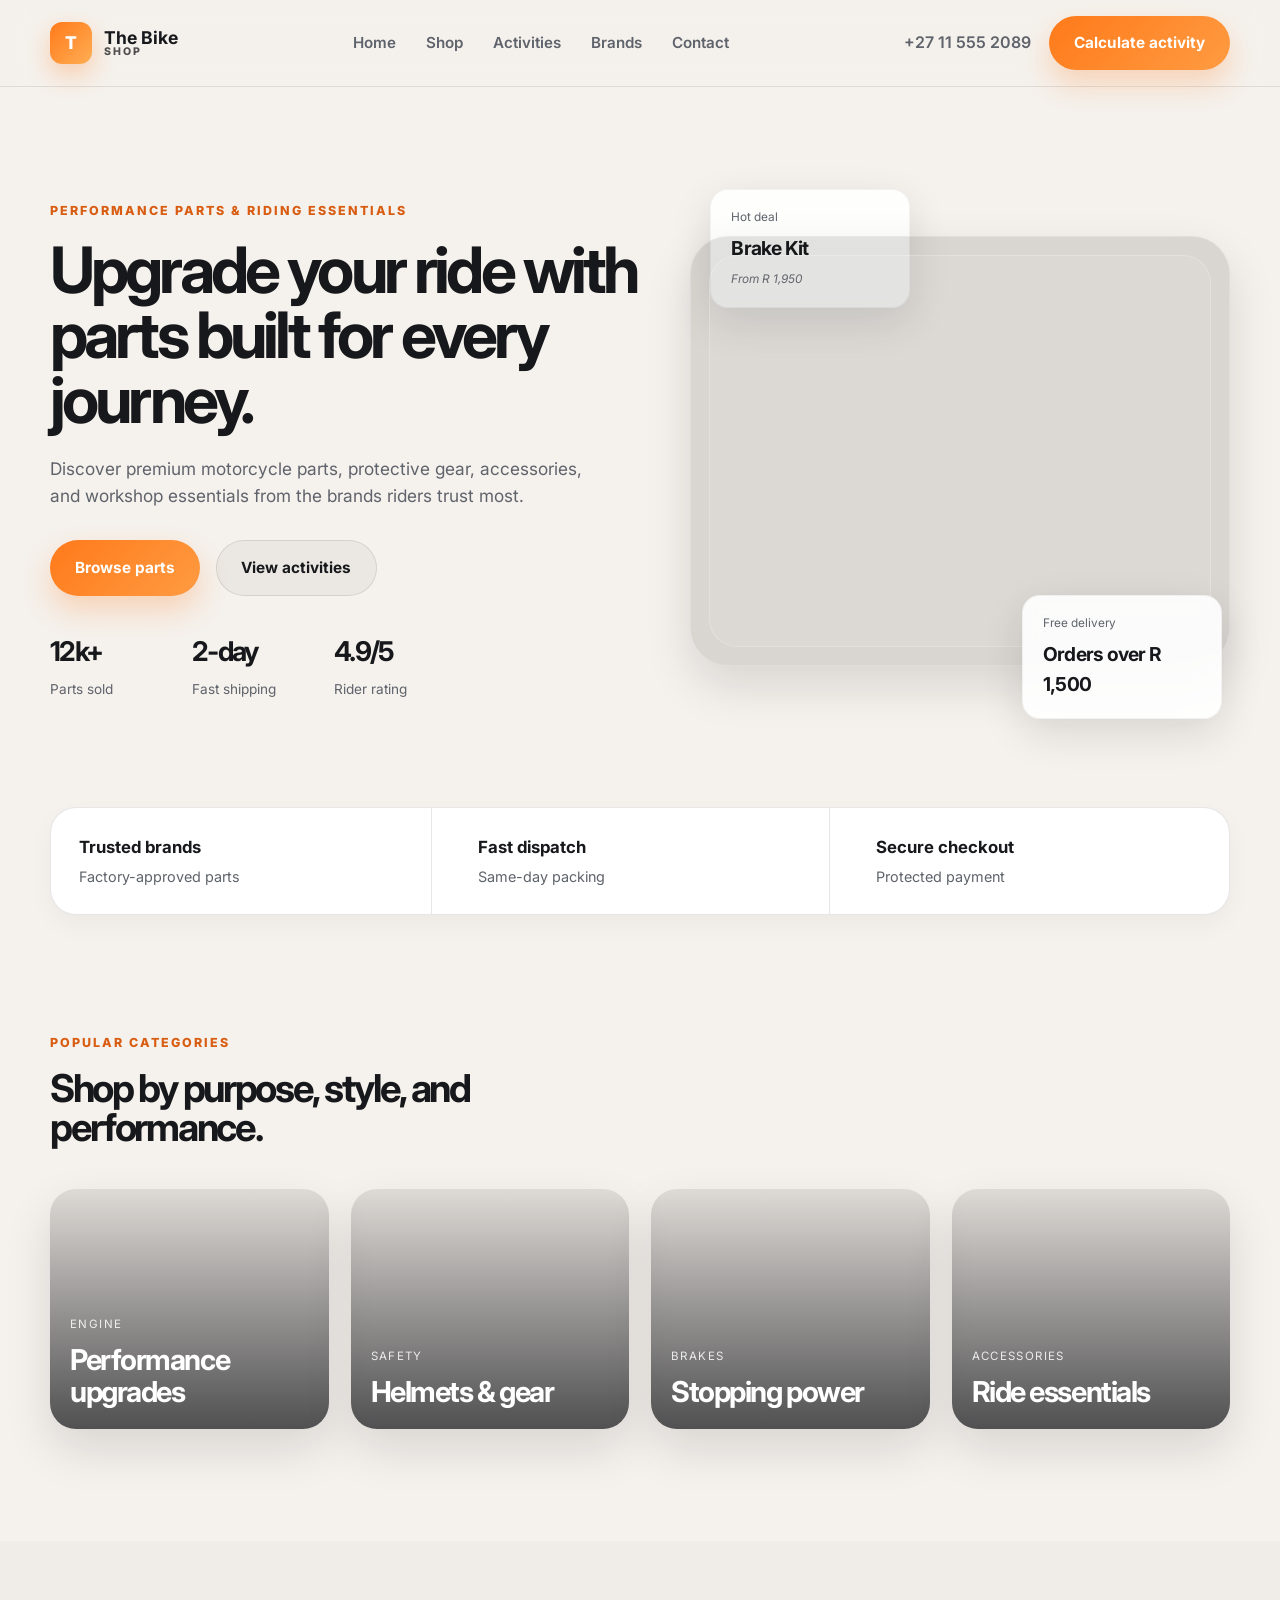
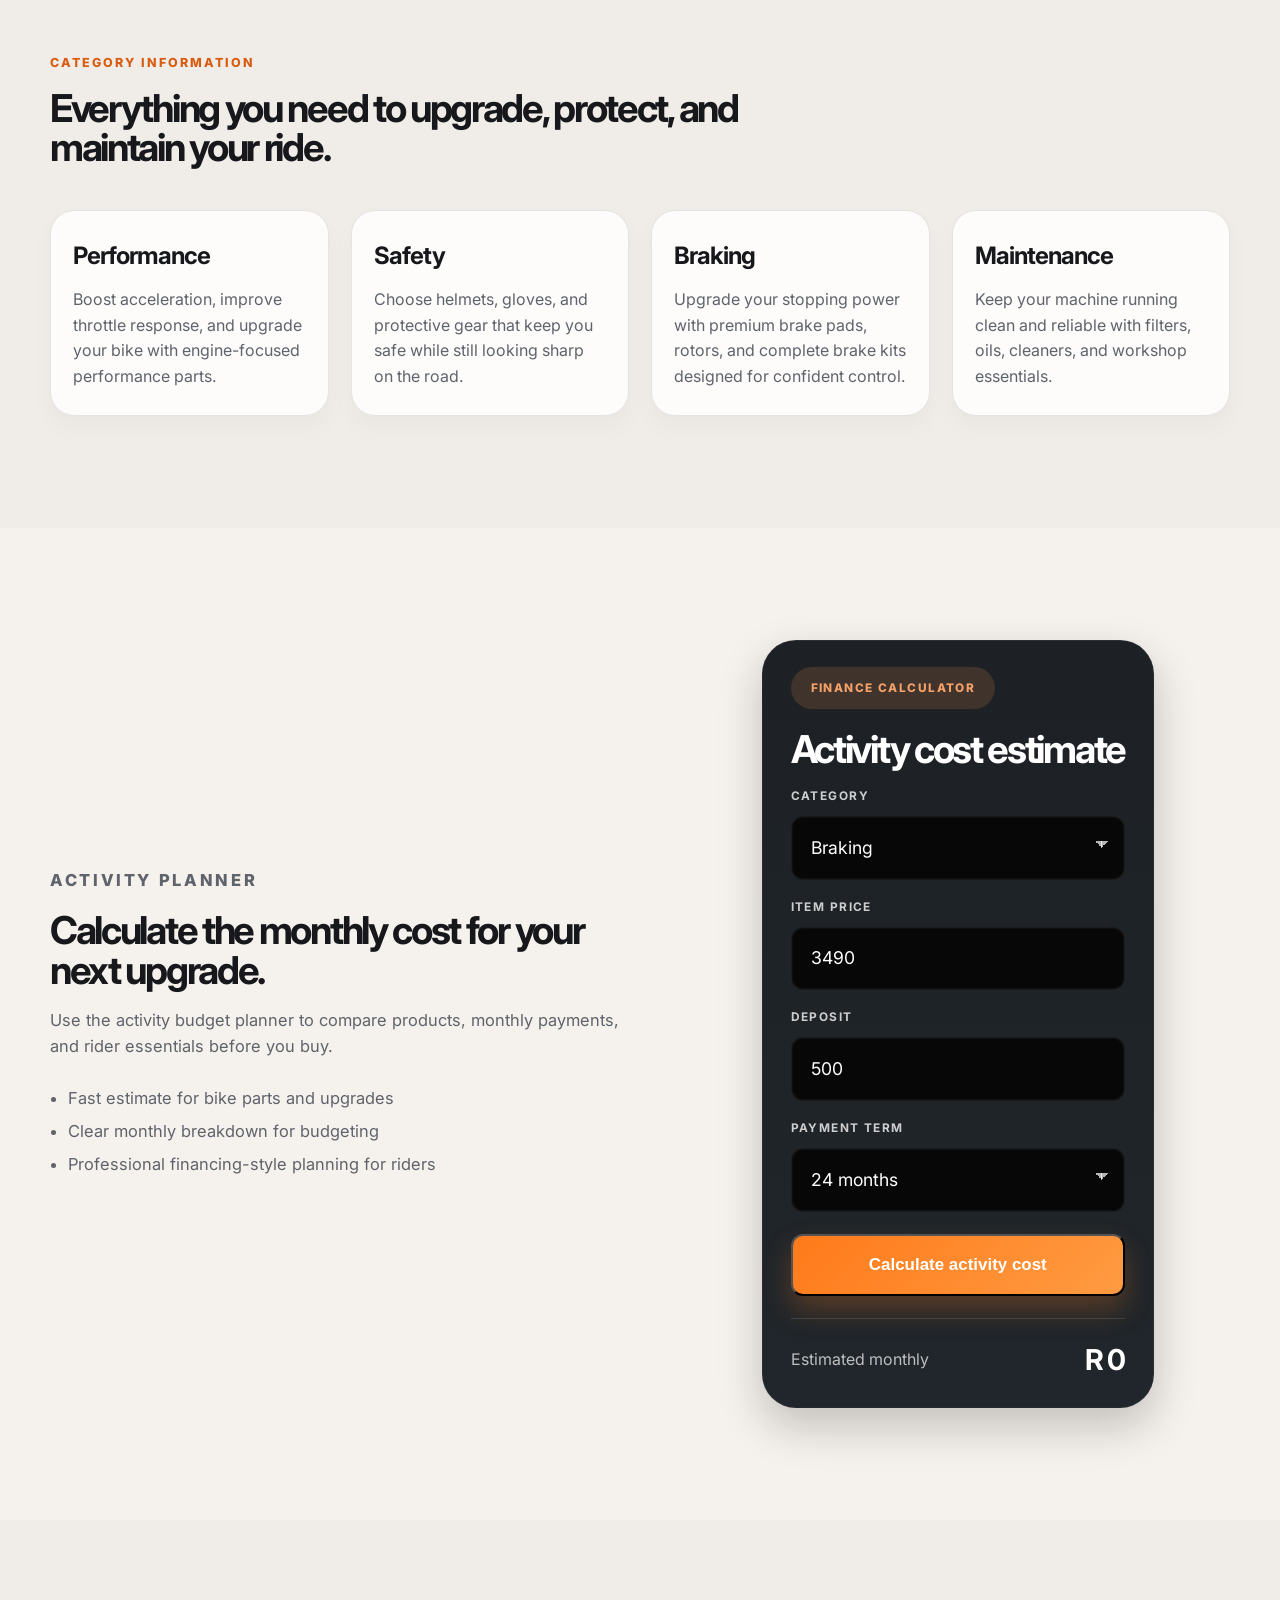
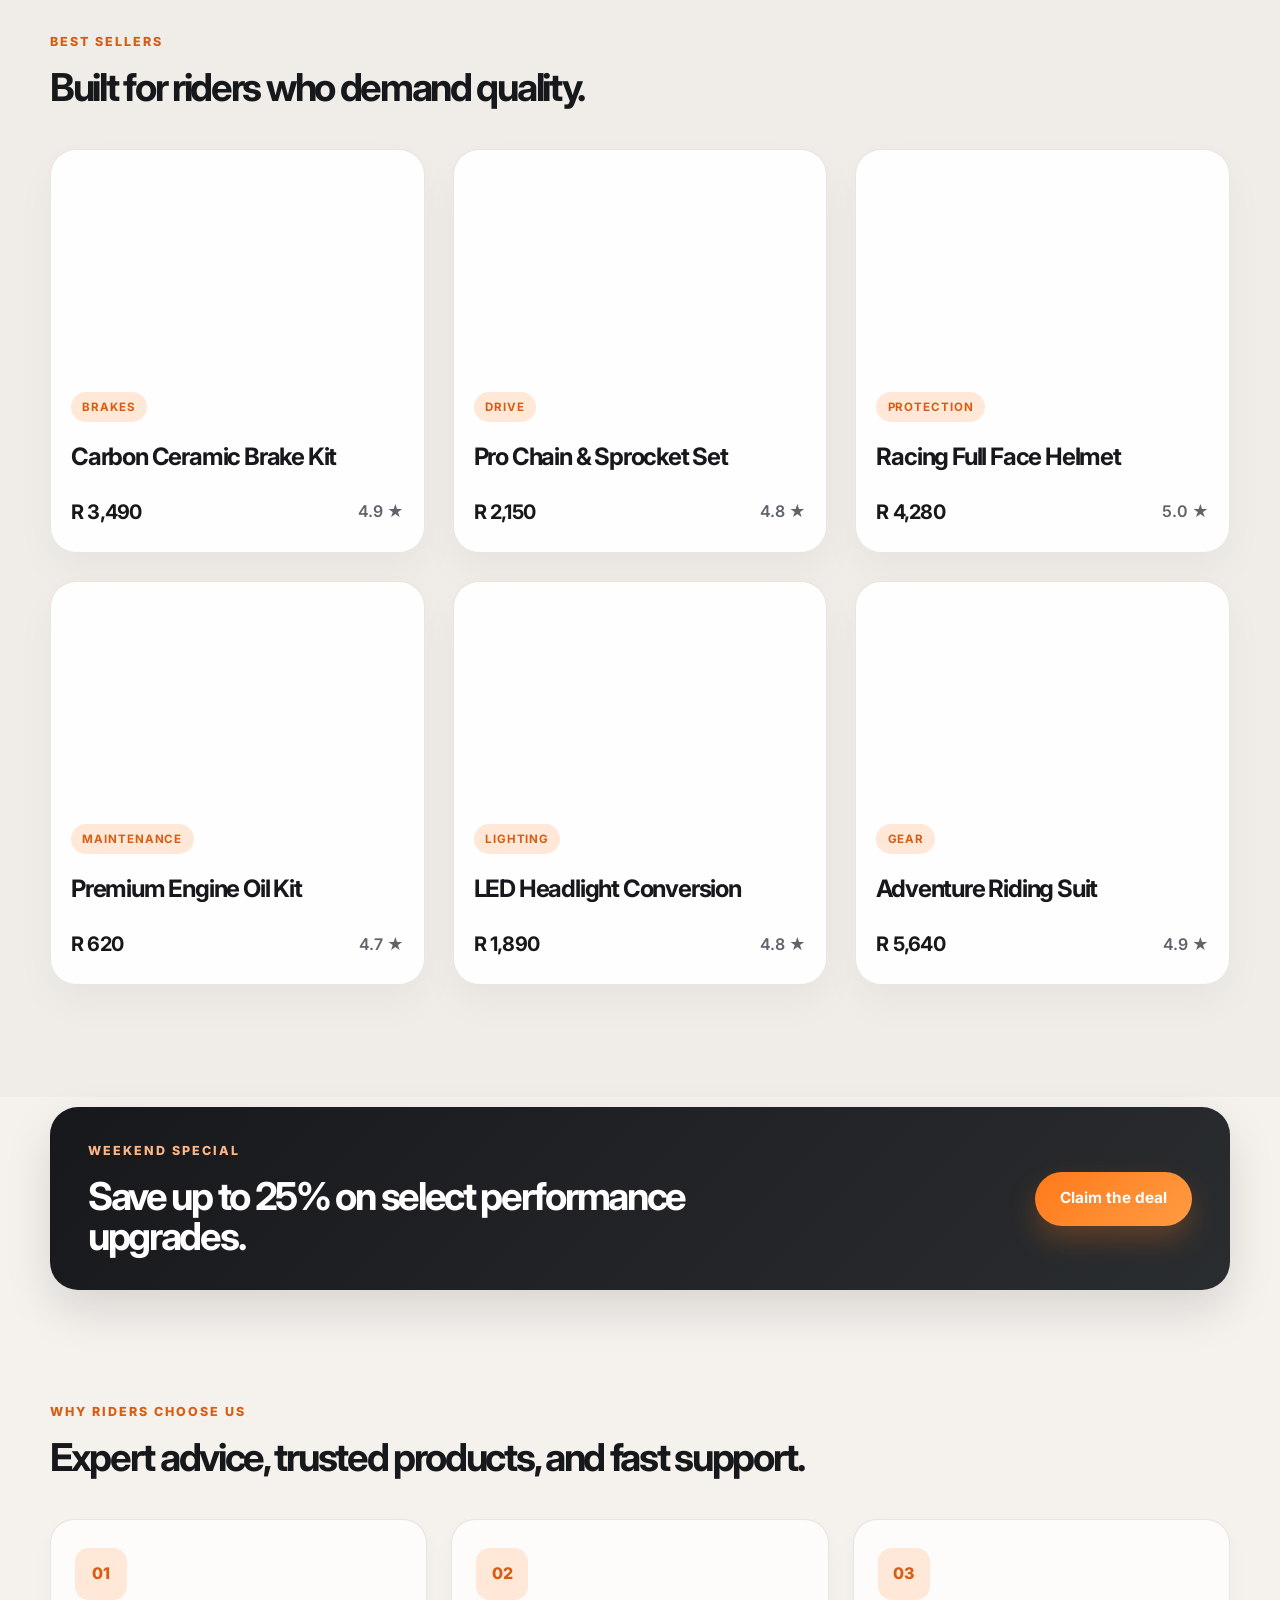
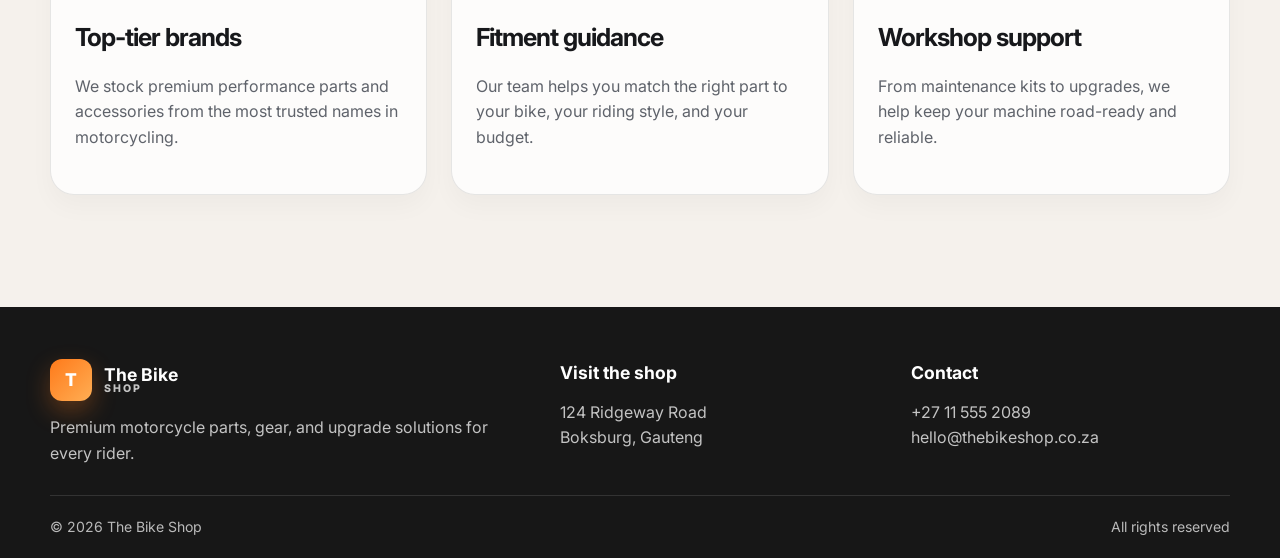
<file: index.html>
<!DOCTYPE html>
<html lang="en">
  <head>
    <meta charset="UTF-8" />
    <meta name="viewport" content="width=device-width, initial-scale=1.0" />
    <title>The Bike Shop | Motorcycle Parts & Accessories</title>
    <meta
      name="description"
      content="The Bike Shop is a premium motorcycle parts and accessories store with performance upgrades, rider gear, and workshop essentials."
    />
    <link rel="preconnect" href="https://fonts.googleapis.com" />
    <link rel="preconnect" href="https://fonts.gstatic.com" crossorigin />
    <link href="https://fonts.googleapis.com/css2?family=Inter:wght@400;500;600;700;800;900&display=swap" rel="stylesheet" />
    <link rel="stylesheet" href="styles.css" />
    <script defer src="script.js"></script>
  </head>
  <body>
    <header class="site-header">
      <div class="container nav-bar">
        <div class="brand">
          <span class="brand-mark">T</span>
          <div>
            <strong>The Bike</strong>
            <small>SHOP</small>
          </div>
        </div>

        <nav class="main-nav" aria-label="Main navigation">
          <a href="index.html">Home</a>
          <a href="shop.html">Shop</a>
          <a href="activities.html">Activities</a>
          <a href="brands.html">Brands</a>
          <a href="contact.html">Contact</a>
        </nav>

        <div class="nav-actions">
          <a href="tel:+27115552089" class="nav-phone">+27 11 555 2089</a>
          <a class="button button-primary nav-cta" href="activities.html">Calculate activity</a>
        </div>
      </div>
    </header>

    <main>
      <section class="hero hero-shop">
        <div class="container hero-layout">
          <div class="hero-copy">
            <p class="eyebrow">Performance parts & riding essentials</p>
            <h1>Upgrade your ride with parts built for every journey.</h1>
            <p class="hero-text">
              Discover premium motorcycle parts, protective gear, accessories, and workshop essentials from the brands riders trust most.
            </p>
            <div class="hero-actions">
              <a class="button button-primary" href="shop.html">Browse parts</a>
              <a class="button button-secondary" href="activities.html">View activities</a>
            </div>
            <ul class="hero-stats" aria-label="Shop statistics">
              <li><strong>12k+</strong><span>Parts sold</span></li>
              <li><strong>2-day</strong><span>Fast shipping</span></li>
              <li><strong>4.9/5</strong><span>Rider rating</span></li>
            </ul>
          </div>

          <div class="hero-visual" aria-label="Featured motorcycle parts image">
            <div class="floating-card card-top">
              <span>Hot deal</span>
              <strong>Brake Kit</strong>
              <em>From R 1,950</em>
            </div>
            <div class="bike-spotlight shop-spotlight"></div>
            <div class="floating-card card-bottom">
              <span>Free delivery</span>
              <strong>Orders over R 1,500</strong>
            </div>
          </div>
        </div>
      </section>

      <section class="featured-strip">
        <div class="container strip-grid">
          <div>
            <strong>Trusted brands</strong>
            <span>Factory-approved parts</span>
          </div>
          <div>
            <strong>Fast dispatch</strong>
            <span>Same-day packing</span>
          </div>
          <div>
            <strong>Secure checkout</strong>
            <span>Protected payment</span>
          </div>
        </div>
      </section>

      <section class="category-showcase section-space" id="shop">
        <div class="container">
          <div class="section-heading">
            <p class="eyebrow">Popular categories</p>
            <h2>Shop by purpose, style, and performance.</h2>
          </div>

          <div class="category-grid">
            <article class="category-card card-one">
              <span>Engine</span>
              <h3>Performance upgrades</h3>
            </article>
            <article class="category-card card-two">
              <span>Safety</span>
              <h3>Helmets & gear</h3>
            </article>
            <article class="category-card card-three">
              <span>Brakes</span>
              <h3>Stopping power</h3>
            </article>
            <article class="category-card card-four">
              <span>Accessories</span>
              <h3>Ride essentials</h3>
            </article>
          </div>
        </div>
      </section>

      <section class="category-info section-space alt-bg">
        <div class="container">
          <div class="section-heading narrow">
            <p class="eyebrow">Category information</p>
            <h2>Everything you need to upgrade, protect, and maintain your ride.</h2>
          </div>

          <div class="info-grid">
            <article class="info-card">
              <h3>Performance</h3>
              <p>Boost acceleration, improve throttle response, and upgrade your bike with engine-focused performance parts.</p>
            </article>
            <article class="info-card">
              <h3>Safety</h3>
              <p>Choose helmets, gloves, and protective gear that keep you safe while still looking sharp on the road.</p>
            </article>
            <article class="info-card">
              <h3>Braking</h3>
              <p>Upgrade your stopping power with premium brake pads, rotors, and complete brake kits designed for confident control.</p>
            </article>
            <article class="info-card">
              <h3>Maintenance</h3>
              <p>Keep your machine running clean and reliable with filters, oils, cleaners, and workshop essentials.</p>
            </article>
          </div>
        </div>
      </section>

      <section class="calculator section-space" id="calculator">
        <div class="container calc-layout">
          <div class="calc-copy">
            <p class="eyebrow">Activity planner</p>
            <h2>Calculate the monthly cost for your next upgrade.</h2>
            <p>Use the activity budget planner to compare products, monthly payments, and rider essentials before you buy.</p>
            <ul>
              <li>Fast estimate for bike parts and upgrades</li>
              <li>Clear monthly breakdown for budgeting</li>
              <li>Professional financing-style planning for riders</li>
            </ul>
          </div>

          <div class="calc-panel">
            <div class="panel-header">
              <span class="panel-badge">Finance calculator</span>
              <h3>Activity cost estimate</h3>
            </div>

            <div class="field-row">
              <label for="categorySelect">Category</label>
              <select id="categorySelect">
                <option value="brakes">Braking</option>
                <option value="lighting">Lighting</option>
                <option value="gear">Riding gear</option>
                <option value="maintenance">Maintenance</option>
                <option value="performance">Performance</option>
              </select>
            </div>

            <div class="field-row">
              <label for="priceInput">Item price</label>
              <input id="priceInput" type="number" min="0" step="50" value="3490" />
            </div>

            <div class="field-row">
              <label for="depositInput">Deposit</label>
              <input id="depositInput" type="number" min="0" step="50" value="500" />
            </div>

            <div class="field-row">
              <label for="termInput">Payment term</label>
              <select id="termInput">
                <option value="6">6 months</option>
                <option value="12">12 months</option>
                <option value="18">18 months</option>
                <option value="24" selected>24 months</option>
              </select>
            </div>

            <button id="calculateBtn" class="button button-primary" type="button">Calculate activity cost</button>

            <div class="estimate-box">
              <span>Estimated monthly</span>
              <strong id="estimateValue">R 0</strong>
            </div>
          </div>
        </div>
      </section>

      <section class="inventory section-space alt-bg" id="parts">
        <div class="container">
          <div class="section-heading">
            <p class="eyebrow">Best sellers</p>
            <h2>Built for riders who demand quality.</h2>
          </div>

          <div class="product-grid">
            <article class="product-card">
              <div class="product-image image-one"></div>
              <div class="product-info">
                <span class="product-tag">Brakes</span>
                <h3>Carbon Ceramic Brake Kit</h3>
                <div class="product-meta">
                  <strong>R 3,490</strong>
                  <span>4.9 ★</span>
                </div>
              </div>
            </article>

            <article class="product-card">
              <div class="product-image image-two"></div>
              <div class="product-info">
                <span class="product-tag">Drive</span>
                <h3>Pro Chain & Sprocket Set</h3>
                <div class="product-meta">
                  <strong>R 2,150</strong>
                  <span>4.8 ★</span>
                </div>
              </div>
            </article>

            <article class="product-card">
              <div class="product-image image-three"></div>
              <div class="product-info">
                <span class="product-tag">Protection</span>
                <h3>Racing Full Face Helmet</h3>
                <div class="product-meta">
                  <strong>R 4,280</strong>
                  <span>5.0 ★</span>
                </div>
              </div>
            </article>

            <article class="product-card">
              <div class="product-image image-four"></div>
              <div class="product-info">
                <span class="product-tag">Maintenance</span>
                <h3>Premium Engine Oil Kit</h3>
                <div class="product-meta">
                  <strong>R 620</strong>
                  <span>4.7 ★</span>
                </div>
              </div>
            </article>

            <article class="product-card">
              <div class="product-image image-five"></div>
              <div class="product-info">
                <span class="product-tag">Lighting</span>
                <h3>LED Headlight Conversion</h3>
                <div class="product-meta">
                  <strong>R 1,890</strong>
                  <span>4.8 ★</span>
                </div>
              </div>
            </article>

            <article class="product-card">
              <div class="product-image image-six"></div>
              <div class="product-info">
                <span class="product-tag">Gear</span>
                <h3>Adventure Riding Suit</h3>
                <div class="product-meta">
                  <strong>R 5,640</strong>
                  <span>4.9 ★</span>
                </div>
              </div>
            </article>
          </div>
        </div>
      </section>

      <section class="promo-band">
        <div class="container promo-inner">
          <div>
            <p class="eyebrow">Weekend special</p>
            <h2>Save up to 25% on select performance upgrades.</h2>
          </div>
          <a class="button button-primary" href="#shop">Claim the deal</a>
        </div>
      </section>

      <section class="services section-space" id="brands">
        <div class="container">
          <div class="section-heading narrow">
            <p class="eyebrow">Why riders choose us</p>
            <h2>Expert advice, trusted products, and fast support.</h2>
          </div>

          <div class="service-grid">
            <article class="service-card">
              <div class="icon">01</div>
              <h3>Top-tier brands</h3>
              <p>We stock premium performance parts and accessories from the most trusted names in motorcycling.</p>
            </article>
            <article class="service-card">
              <div class="icon">02</div>
              <h3>Fitment guidance</h3>
              <p>Our team helps you match the right part to your bike, your riding style, and your budget.</p>
            </article>
            <article class="service-card">
              <div class="icon">03</div>
              <h3>Workshop support</h3>
              <p>From maintenance kits to upgrades, we help keep your machine road-ready and reliable.</p>
            </article>
          </div>
        </div>
      </section>
    </main>

    <footer id="contact" class="site-footer">
      <div class="container footer-layout">
        <div>
          <div class="brand footer-brand">
            <span class="brand-mark">T</span>
            <div>
              <strong>The Bike</strong>
              <small>SHOP</small>
            </div>
          </div>
          <p>Premium motorcycle parts, gear, and upgrade solutions for every rider.</p>
        </div>

        <div>
          <h3>Visit the shop</h3>
          <p>124 Ridgeway Road<br />Boksburg, Gauteng</p>
        </div>

        <div>
          <h3>Contact</h3>
          <p>+27 11 555 2089<br />hello@thebikeshop.co.za</p>
        </div>
      </div>
      <div class="container footer-bottom">
        <span>© <span id="year"></span> The Bike Shop</span>
        <span>All rights reserved</span>
      </div>
    </footer>
  </body>
</html>
</file>
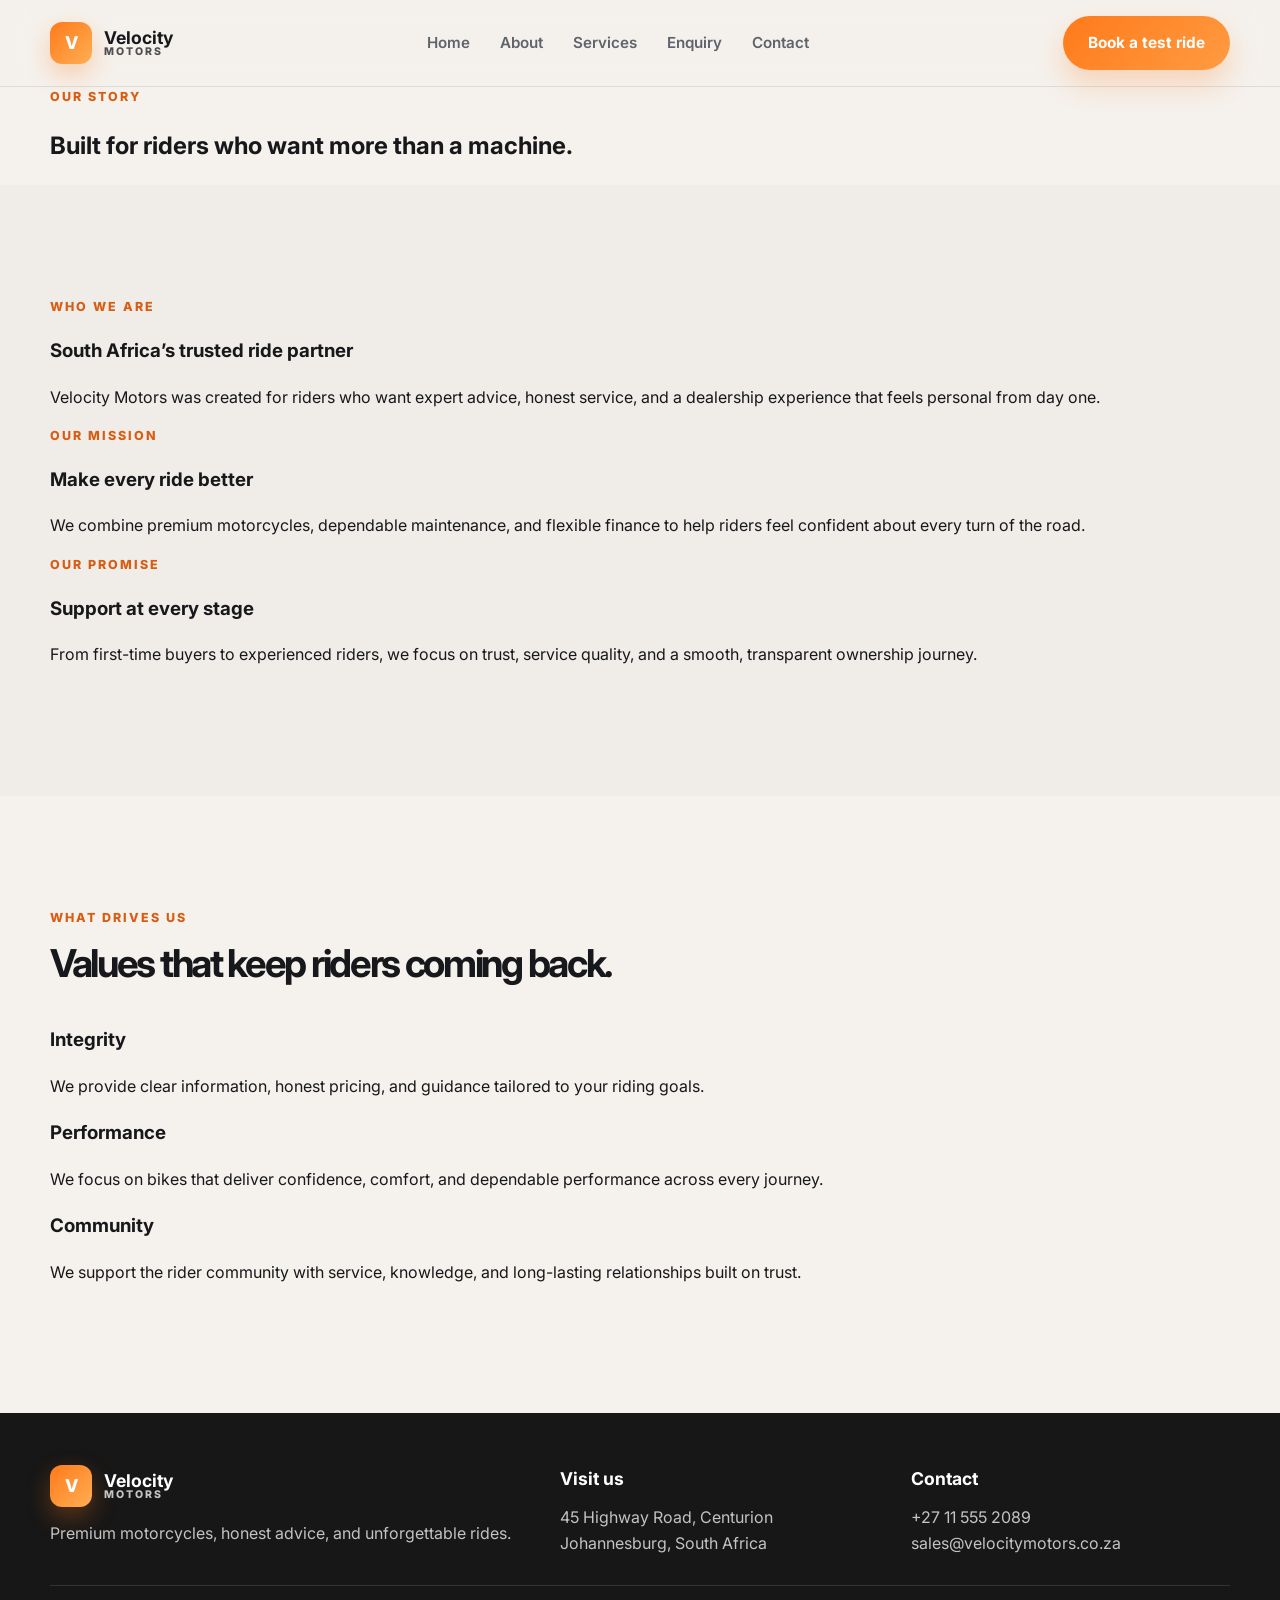
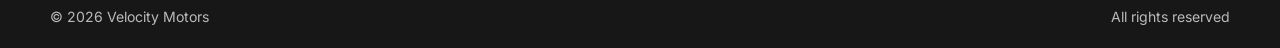
<file: about.html>
<!DOCTYPE html>
<html lang="en">
  <head>
    <meta charset="UTF-8" />
    <meta name="viewport" content="width=device-width, initial-scale=1.0" />
    <title>Velocity Motors | About Us</title>
    <meta name="description" content="Learn about Velocity Motors, our mission, values, and the team behind our premium motorbike dealership." />
    <link rel="preconnect" href="https://fonts.googleapis.com" />
    <link rel="preconnect" href="https://fonts.gstatic.com" crossorigin />
    <link href="https://fonts.googleapis.com/css2?family=Inter:wght@400;500;600;700;800;900&display=swap" rel="stylesheet" />
    <link rel="stylesheet" href="styles.css" />
    <script defer src="script.js"></script>
  </head>
  <body>
    <header class="site-header">
      <div class="container nav-bar">
        <div class="brand">
          <span class="brand-mark">V</span>
          <div>
            <strong>Velocity</strong>
            <small>MOTORS</small>
          </div>
        </div>

        <nav class="main-nav" aria-label="Main navigation">
          <a href="index.html">Home</a>
          <a href="about.html">About</a>
          <a href="Services.html">Services</a>
          <a href="Enquiry.html">Enquiry</a>
          <a href="contact.html">Contact</a>
        </nav>

        <a class="button button-primary nav-cta" href="Enquiry.html">Book a test ride</a>
      </div>
    </header>

    <main>
      <section class="page-banner">
        <div class="container">
          <p class="eyebrow">Our story</p>
          <h1>Built for riders who want more than a machine.</h1>
        </div>
      </section>

      <section class="section-space alt-bg">
        <div class="container story-grid">
          <article class="story-card">
            <p class="eyebrow">Who we are</p>
            <h3>South Africa’s trusted ride partner</h3>
            <p>Velocity Motors was created for riders who want expert advice, honest service, and a dealership experience that feels personal from day one.</p>
          </article>
          <article class="story-card">
            <p class="eyebrow">Our mission</p>
            <h3>Make every ride better</h3>
            <p>We combine premium motorcycles, dependable maintenance, and flexible finance to help riders feel confident about every turn of the road.</p>
          </article>
          <article class="story-card">
            <p class="eyebrow">Our promise</p>
            <h3>Support at every stage</h3>
            <p>From first-time buyers to experienced riders, we focus on trust, service quality, and a smooth, transparent ownership journey.</p>
          </article>
        </div>
      </section>

      <section class="section-space">
        <div class="container">
          <div class="section-heading">
            <p class="eyebrow">What drives us</p>
            <h2>Values that keep riders coming back.</h2>
          </div>
          <div class="value-grid">
            <article class="value-card">
              <h3>Integrity</h3>
              <p>We provide clear information, honest pricing, and guidance tailored to your riding goals.</p>
            </article>
            <article class="value-card">
              <h3>Performance</h3>
              <p>We focus on bikes that deliver confidence, comfort, and dependable performance across every journey.</p>
            </article>
            <article class="value-card">
              <h3>Community</h3>
              <p>We support the rider community with service, knowledge, and long-lasting relationships built on trust.</p>
            </article>
          </div>
        </div>
      </section>
    </main>

    <footer class="site-footer">
      <div class="container footer-layout">
        <div>
          <div class="brand footer-brand">
            <span class="brand-mark">V</span>
            <div>
              <strong>Velocity</strong>
              <small>MOTORS</small>
            </div>
          </div>
          <p>Premium motorcycles, honest advice, and unforgettable rides.</p>
        </div>
        <div>
          <h3>Visit us</h3>
          <p>45 Highway Road, Centurion<br />Johannesburg, South Africa</p>
        </div>
        <div>
          <h3>Contact</h3>
          <p>+27 11 555 2089<br />sales@velocitymotors.co.za</p>
        </div>
      </div>
      <div class="container footer-bottom">
        <span>© <span id="year"></span> Velocity Motors</span>
        <span>All rights reserved</span>
      </div>
    </footer>
  </body>
</html>
</file>
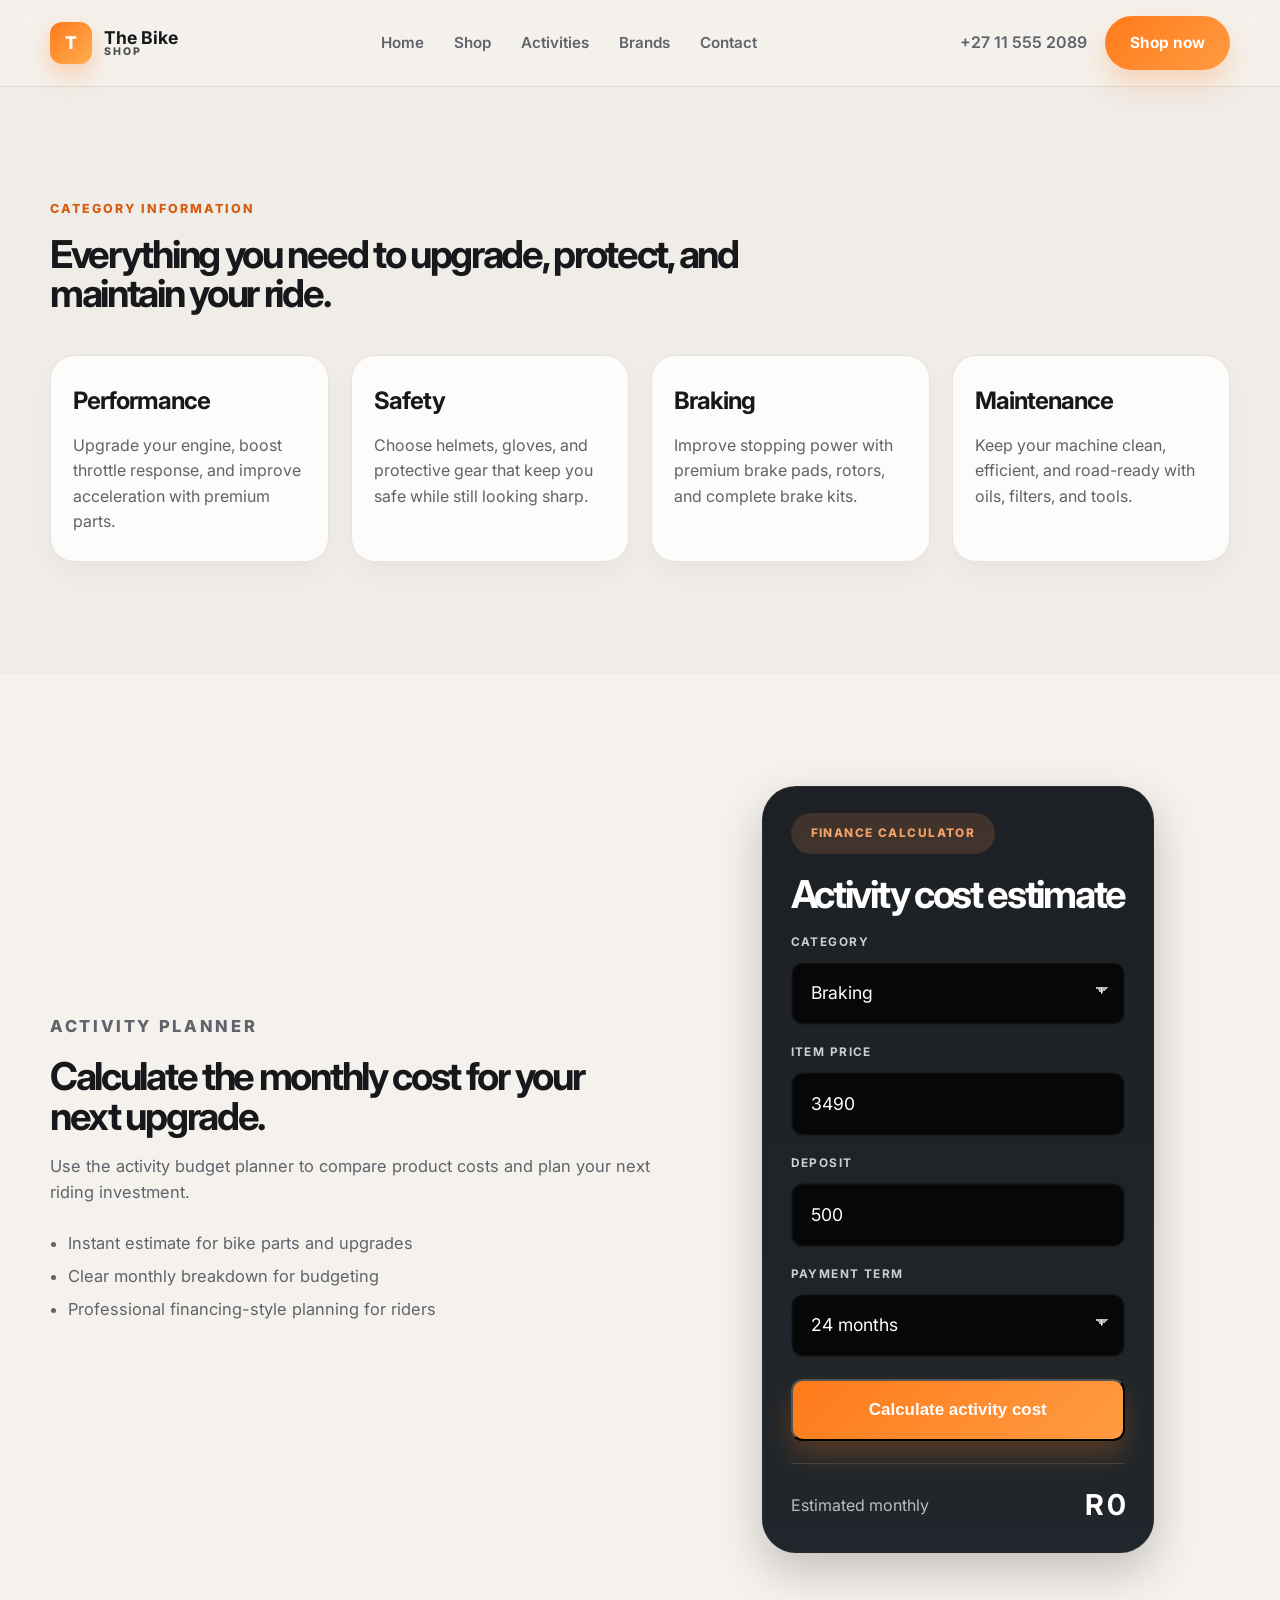
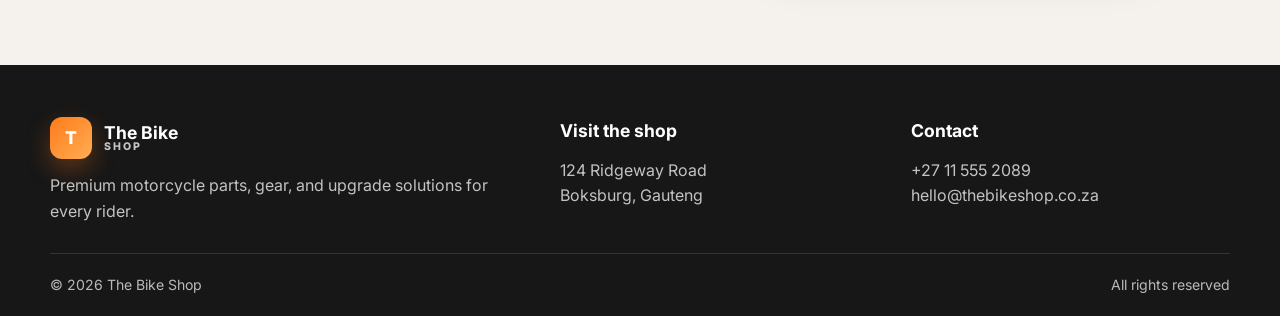
<file: activities.html>
<!DOCTYPE html>
<html lang="en">
  <head>
    <meta charset="UTF-8" />
    <meta name="viewport" content="width=device-width, initial-scale=1.0" />
    <title>The Bike Shop | Activities</title>
    <meta name="description" content="Estimate monthly motorcycle upgrade costs and plan your next rider purchase." />
    <link rel="preconnect" href="https://fonts.googleapis.com" />
    <link rel="preconnect" href="https://fonts.gstatic.com" crossorigin />
    <link href="https://fonts.googleapis.com/css2?family=Inter:wght@400;500;600;700;800;900&display=swap" rel="stylesheet" />
    <link rel="stylesheet" href="styles.css" />
    <script defer src="script.js"></script>
  </head>
  <body>
    <header class="site-header">
      <div class="container nav-bar">
        <div class="brand">
          <span class="brand-mark">T</span>
          <div>
            <strong>The Bike</strong>
            <small>SHOP</small>
          </div>
        </div>

        <nav class="main-nav" aria-label="Main navigation">
          <a href="index.html">Home</a>
          <a href="shop.html">Shop</a>
          <a href="activities.html">Activities</a>
          <a href="brands.html">Brands</a>
          <a href="contact.html">Contact</a>
        </nav>

        <div class="nav-actions">
          <a href="tel:+27115552089" class="nav-phone">+27 11 555 2089</a>
          <a class="button button-primary nav-cta" href="shop.html">Shop now</a>
        </div>
      </div>
    </header>

    <main>
      <section class="category-info section-space alt-bg">
        <div class="container">
          <div class="section-heading narrow">
            <p class="eyebrow">Category information</p>
            <h2>Everything you need to upgrade, protect, and maintain your ride.</h2>
          </div>

          <div class="info-grid">
            <article class="info-card">
              <h3>Performance</h3>
              <p>Upgrade your engine, boost throttle response, and improve acceleration with premium parts.</p>
            </article>
            <article class="info-card">
              <h3>Safety</h3>
              <p>Choose helmets, gloves, and protective gear that keep you safe while still looking sharp.</p>
            </article>
            <article class="info-card">
              <h3>Braking</h3>
              <p>Improve stopping power with premium brake pads, rotors, and complete brake kits.</p>
            </article>
            <article class="info-card">
              <h3>Maintenance</h3>
              <p>Keep your machine clean, efficient, and road-ready with oils, filters, and tools.</p>
            </article>
          </div>
        </div>
      </section>

      <section class="calculator section-space" id="calculator">
        <div class="container calc-layout">
          <div class="calc-copy">
            <p class="eyebrow">Activity planner</p>
            <h2>Calculate the monthly cost for your next upgrade.</h2>
            <p>Use the activity budget planner to compare product costs and plan your next riding investment.</p>
            <ul>
              <li>Instant estimate for bike parts and upgrades</li>
              <li>Clear monthly breakdown for budgeting</li>
              <li>Professional financing-style planning for riders</li>
            </ul>
          </div>

          <div class="calc-panel">
            <div class="panel-header">
              <span class="panel-badge">Finance calculator</span>
              <h3>Activity cost estimate</h3>
            </div>

            <div class="field-row">
              <label for="categorySelect">Category</label>
              <select id="categorySelect">
                <option value="brakes">Braking</option>
                <option value="lighting">Lighting</option>
                <option value="gear">Riding gear</option>
                <option value="maintenance">Maintenance</option>
                <option value="performance">Performance</option>
              </select>
            </div>

            <div class="field-row">
              <label for="priceInput">Item price</label>
              <input id="priceInput" type="number" min="0" step="50" value="3490" />
            </div>

            <div class="field-row">
              <label for="depositInput">Deposit</label>
              <input id="depositInput" type="number" min="0" step="50" value="500" />
            </div>

            <div class="field-row">
              <label for="termInput">Payment term</label>
              <select id="termInput">
                <option value="6">6 months</option>
                <option value="12">12 months</option>
                <option value="18">18 months</option>
                <option value="24" selected>24 months</option>
              </select>
            </div>

            <button id="calculateBtn" class="button button-primary" type="button">Calculate activity cost</button>

            <div class="estimate-box">
              <span>Estimated monthly</span>
              <strong id="estimateValue">R 0</strong>
            </div>
          </div>
        </div>
      </section>
    </main>

    <footer id="contact" class="site-footer">
      <div class="container footer-layout">
        <div>
          <div class="brand footer-brand">
            <span class="brand-mark">T</span>
            <div>
              <strong>The Bike</strong>
              <small>SHOP</small>
            </div>
          </div>
          <p>Premium motorcycle parts, gear, and upgrade solutions for every rider.</p>
        </div>

        <div>
          <h3>Visit the shop</h3>
          <p>124 Ridgeway Road<br />Boksburg, Gauteng</p>
        </div>

        <div>
          <h3>Contact</h3>
          <p>+27 11 555 2089<br />hello@thebikeshop.co.za</p>
        </div>
      </div>
      <div class="container footer-bottom">
        <span>© <span id="year"></span> The Bike Shop</span>
        <span>All rights reserved</span>
      </div>
    </footer>
  </body>
</html>
</file>
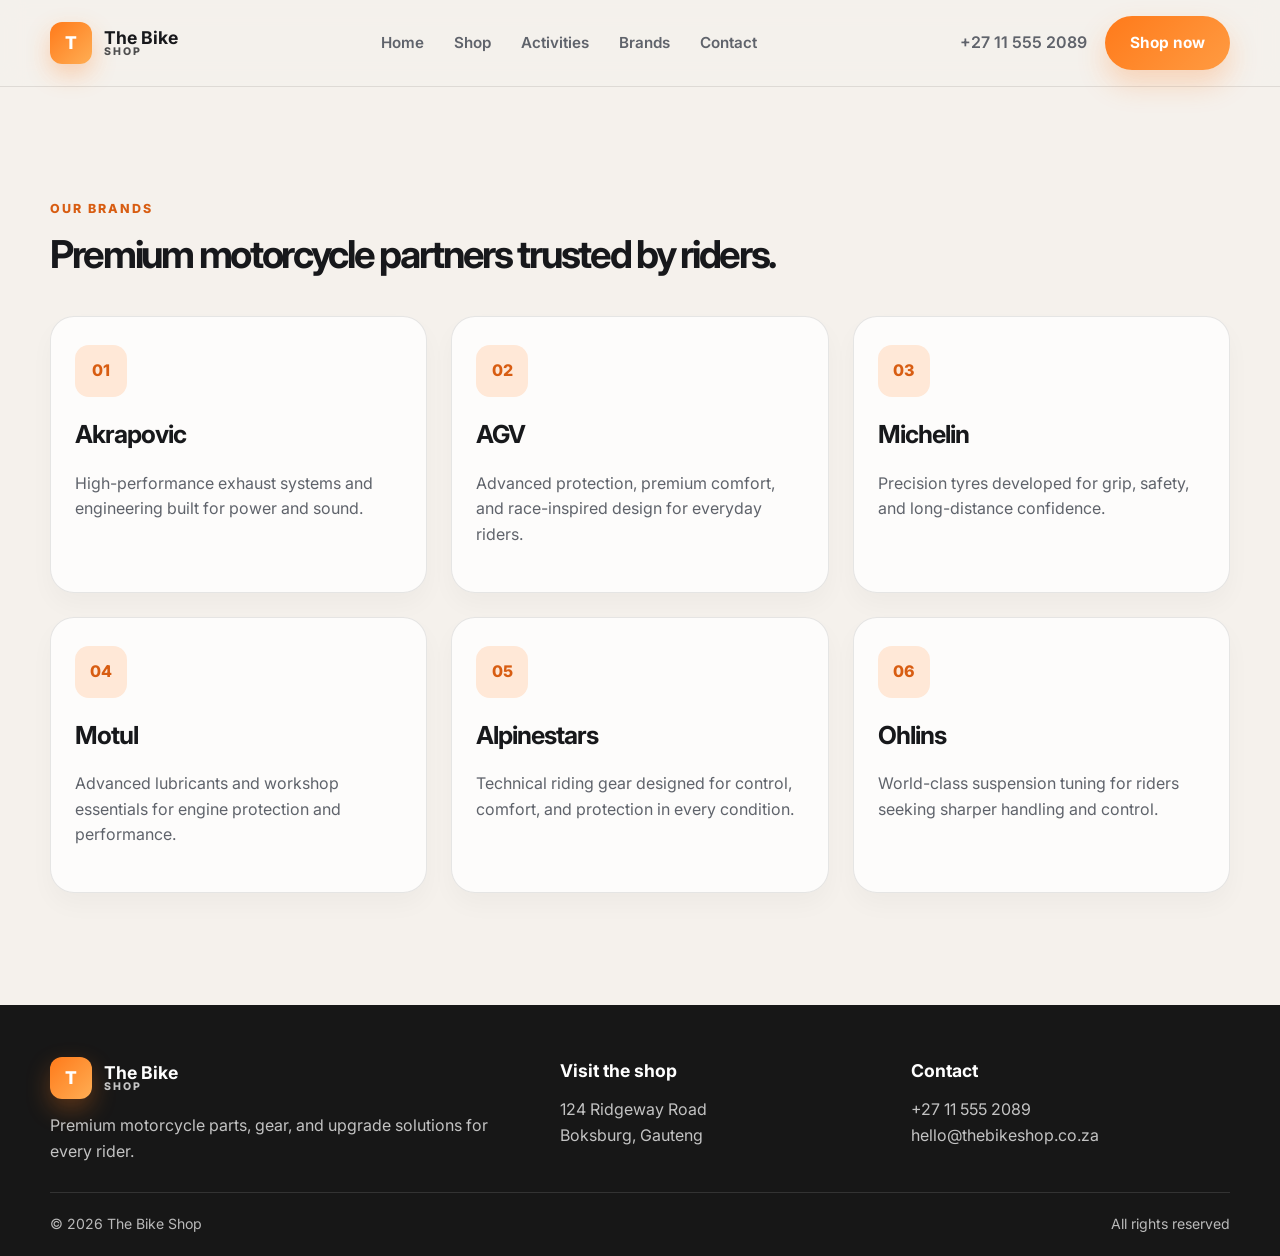
<file: brands.html>
<!DOCTYPE html>
<html lang="en">
  <head>
    <meta charset="UTF-8" />
    <meta name="viewport" content="width=device-width, initial-scale=1.0" />
    <title>The Bike Shop | Brands</title>
    <meta name="description" content="Explore the rider brands and premium motorcycle partners stocked by The Bike Shop." />
    <link rel="preconnect" href="https://fonts.googleapis.com" />
    <link rel="preconnect" href="https://fonts.gstatic.com" crossorigin />
    <link href="https://fonts.googleapis.com/css2?family=Inter:wght@400;500;600;700;800;900&display=swap" rel="stylesheet" />
    <link rel="stylesheet" href="styles.css" />
    <script defer src="script.js"></script>
  </head>
  <body>
    <header class="site-header">
      <div class="container nav-bar">
        <div class="brand">
          <span class="brand-mark">T</span>
          <div>
            <strong>The Bike</strong>
            <small>SHOP</small>
          </div>
        </div>

        <nav class="main-nav" aria-label="Main navigation">
          <a href="index.html">Home</a>
          <a href="shop.html">Shop</a>
          <a href="activities.html">Activities</a>
          <a href="brands.html">Brands</a>
          <a href="contact.html">Contact</a>
        </nav>

        <div class="nav-actions">
          <a href="tel:+27115552089" class="nav-phone">+27 11 555 2089</a>
          <a class="button button-primary nav-cta" href="shop.html">Shop now</a>
        </div>
      </div>
    </header>

    <main class="section-space">
      <div class="container">
        <div class="section-heading narrow">
          <p class="eyebrow">Our brands</p>
          <h2>Premium motorcycle partners trusted by riders.</h2>
        </div>

        <div class="service-grid">
          <article class="service-card">
            <div class="icon">01</div>
            <h3>Akrapovic</h3>
            <p>High-performance exhaust systems and engineering built for power and sound.</p>
          </article>
          <article class="service-card">
            <div class="icon">02</div>
            <h3>AGV</h3>
            <p>Advanced protection, premium comfort, and race-inspired design for everyday riders.</p>
          </article>
          <article class="service-card">
            <div class="icon">03</div>
            <h3>Michelin</h3>
            <p>Precision tyres developed for grip, safety, and long-distance confidence.</p>
          </article>
          <article class="service-card">
            <div class="icon">04</div>
            <h3>Motul</h3>
            <p>Advanced lubricants and workshop essentials for engine protection and performance.</p>
          </article>
          <article class="service-card">
            <div class="icon">05</div>
            <h3>Alpinestars</h3>
            <p>Technical riding gear designed for control, comfort, and protection in every condition.</p>
          </article>
          <article class="service-card">
            <div class="icon">06</div>
            <h3>Ohlins</h3>
            <p>World-class suspension tuning for riders seeking sharper handling and control.</p>
          </article>
        </div>
      </div>
    </main>

    <footer id="contact" class="site-footer">
      <div class="container footer-layout">
        <div>
          <div class="brand footer-brand">
            <span class="brand-mark">T</span>
            <div>
              <strong>The Bike</strong>
              <small>SHOP</small>
            </div>
          </div>
          <p>Premium motorcycle parts, gear, and upgrade solutions for every rider.</p>
        </div>

        <div>
          <h3>Visit the shop</h3>
          <p>124 Ridgeway Road<br />Boksburg, Gauteng</p>
        </div>

        <div>
          <h3>Contact</h3>
          <p>+27 11 555 2089<br />hello@thebikeshop.co.za</p>
        </div>
      </div>
      <div class="container footer-bottom">
        <span>© <span id="year"></span> The Bike Shop</span>
        <span>All rights reserved</span>
      </div>
    </footer>
  </body>
</html>
</file>
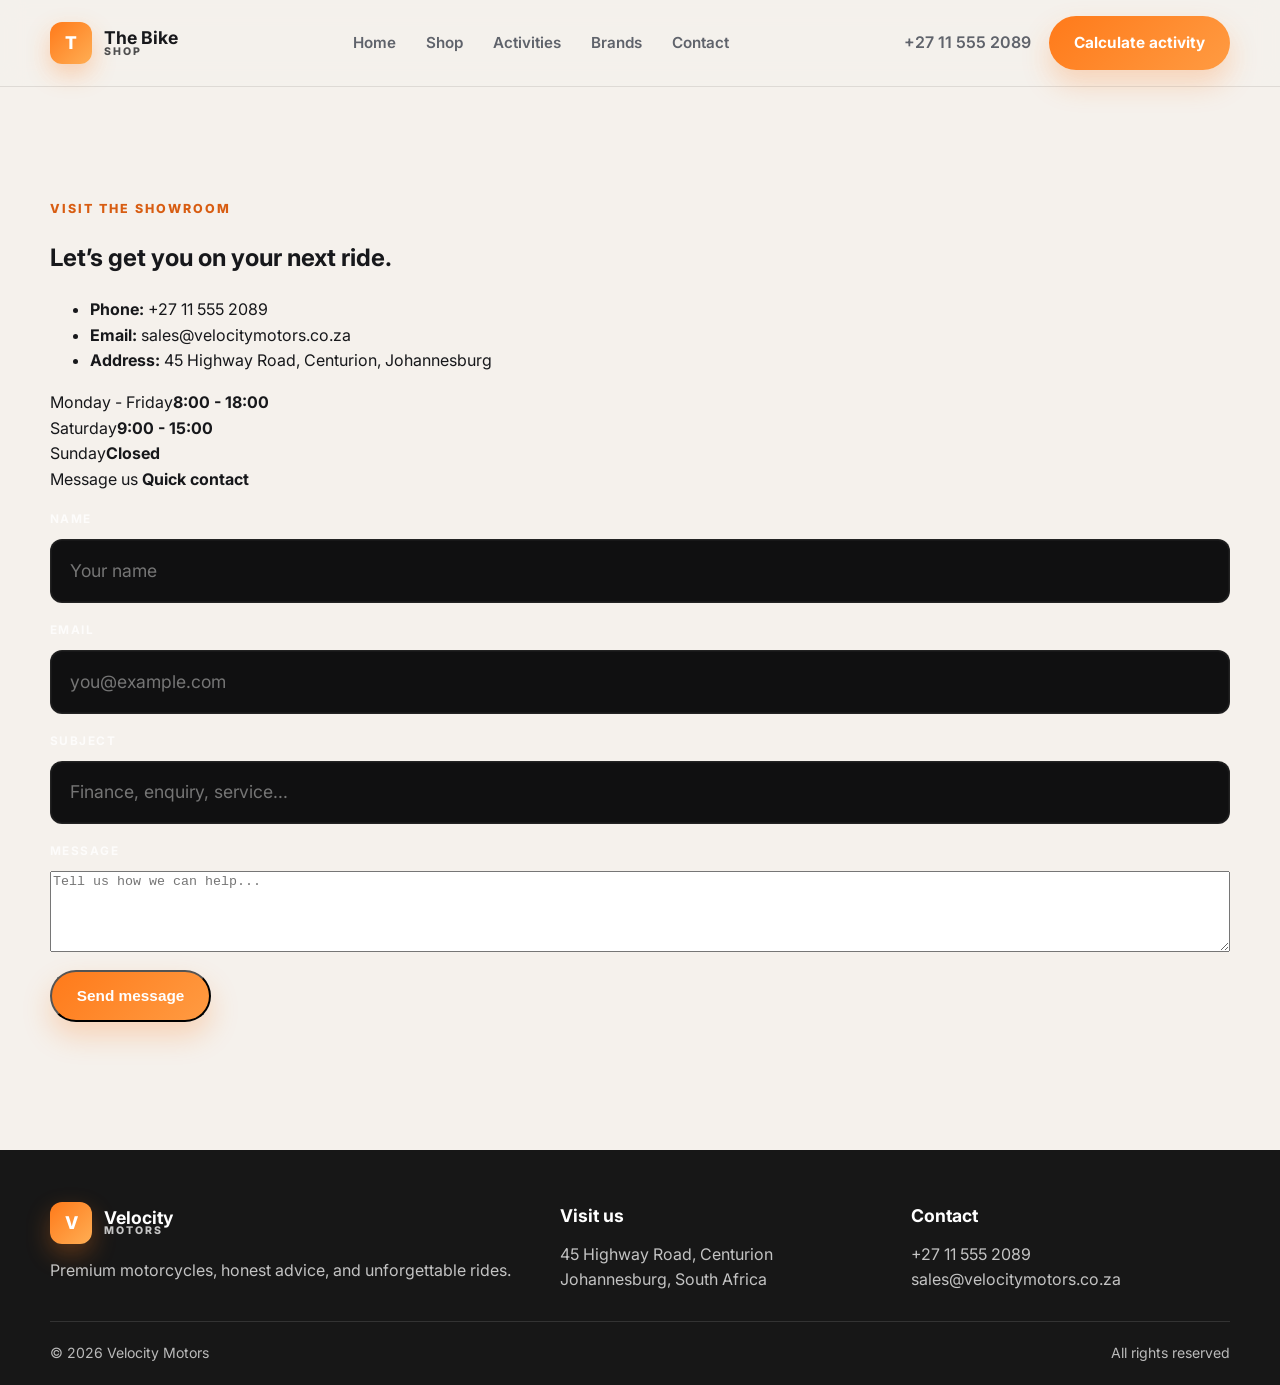
<file: contact.html>
<!DOCTYPE html>
<html lang="en">
  <head>
    <meta charset="UTF-8" />
    <meta name="viewport" content="width=device-width, initial-scale=1.0" />
    <title>The Bike Shop | Contact</title>
    <meta name="description" content="Contact The Bike Shop to discuss premium motorcycle parts, bike upgrades, and rider support." />
    <link rel="preconnect" href="https://fonts.googleapis.com" />
    <link rel="preconnect" href="https://fonts.gstatic.com" crossorigin />
    <link href="https://fonts.googleapis.com/css2?family=Inter:wght@400;500;600;700;800;900&display=swap" rel="stylesheet" />
    <link rel="stylesheet" href="styles.css" />
    <script defer src="script.js"></script>
  </head>
  <body>
    <header class="site-header">
      <div class="container nav-bar">
        <div class="brand">
          <span class="brand-mark">T</span>
          <div>
            <strong>The Bike</strong>
            <small>SHOP</small>
          </div>
        </div>

        <nav class="main-nav" aria-label="Main navigation">
          <a href="index.html">Home</a>
          <a href="shop.html">Shop</a>
          <a href="activities.html">Activities</a>
          <a href="brands.html">Brands</a>
          <a href="contact.html">Contact</a>
        </nav>

        <div class="nav-actions">
          <a href="tel:+27115552089" class="nav-phone">+27 11 555 2089</a>
          <a class="button button-primary nav-cta" href="activities.html">Calculate activity</a>
        </div>
      </div>
    </header>

    <main class="section-space">
      <div class="container contact-layout">
        <div class="contact-card">
          <p class="eyebrow">Visit the showroom</p>
          <h2>Let’s get you on your next ride.</h2>
          <ul class="contact-list">
            <li><strong>Phone:</strong> +27 11 555 2089</li>
            <li><strong>Email:</strong> sales@velocitymotors.co.za</li>
            <li><strong>Address:</strong> 45 Highway Road, Centurion, Johannesburg</li>
          </ul>
          <div class="hours">
            <div><span>Monday - Friday</span><strong>8:00 - 18:00</strong></div>
            <div><span>Saturday</span><strong>9:00 - 15:00</strong></div>
            <div><span>Sunday</span><strong>Closed</strong></div>
          </div>
        </div>

        <form class="finance-panel enquiry-form" action="#" method="post" novalidate>
          <div class="panel-header">
            <span>Message us</span>
            <strong>Quick contact</strong>
          </div>
          <div class="panel-body form-grid">
            <div class="field-row">
              <label for="name">Name</label>
              <input id="name" name="name" type="text" placeholder="Your name" required />
            </div>
            <div class="field-row">
              <label for="contact-email">Email</label>
              <input id="contact-email" name="email" type="email" placeholder="you@example.com" required />
            </div>
            <div class="field-row full-width">
              <label for="subject">Subject</label>
              <input id="subject" name="subject" type="text" placeholder="Finance, enquiry, service..." required />
            </div>
            <div class="field-row full-width">
              <label for="details">Message</label>
              <textarea id="details" name="details" rows="5" placeholder="Tell us how we can help..."></textarea>
            </div>
            <button class="button button-primary" type="submit">Send message</button>
          </div>
          <p class="form-status" aria-live="polite"></p>
        </form>
      </div>
    </main>

    <footer class="site-footer">
      <div class="container footer-layout">
        <div>
          <div class="brand footer-brand">
            <span class="brand-mark">V</span>
            <div>
              <strong>Velocity</strong>
              <small>MOTORS</small>
            </div>
          </div>
          <p>Premium motorcycles, honest advice, and unforgettable rides.</p>
        </div>
        <div>
          <h3>Visit us</h3>
          <p>45 Highway Road, Centurion<br />Johannesburg, South Africa</p>
        </div>
        <div>
          <h3>Contact</h3>
          <p>+27 11 555 2089<br />sales@velocitymotors.co.za</p>
        </div>
      </div>
      <div class="container footer-bottom">
        <span>© <span id="year"></span> Velocity Motors</span>
        <span>All rights reserved</span>
      </div>
    </footer>
  </body>
</html>
</file>
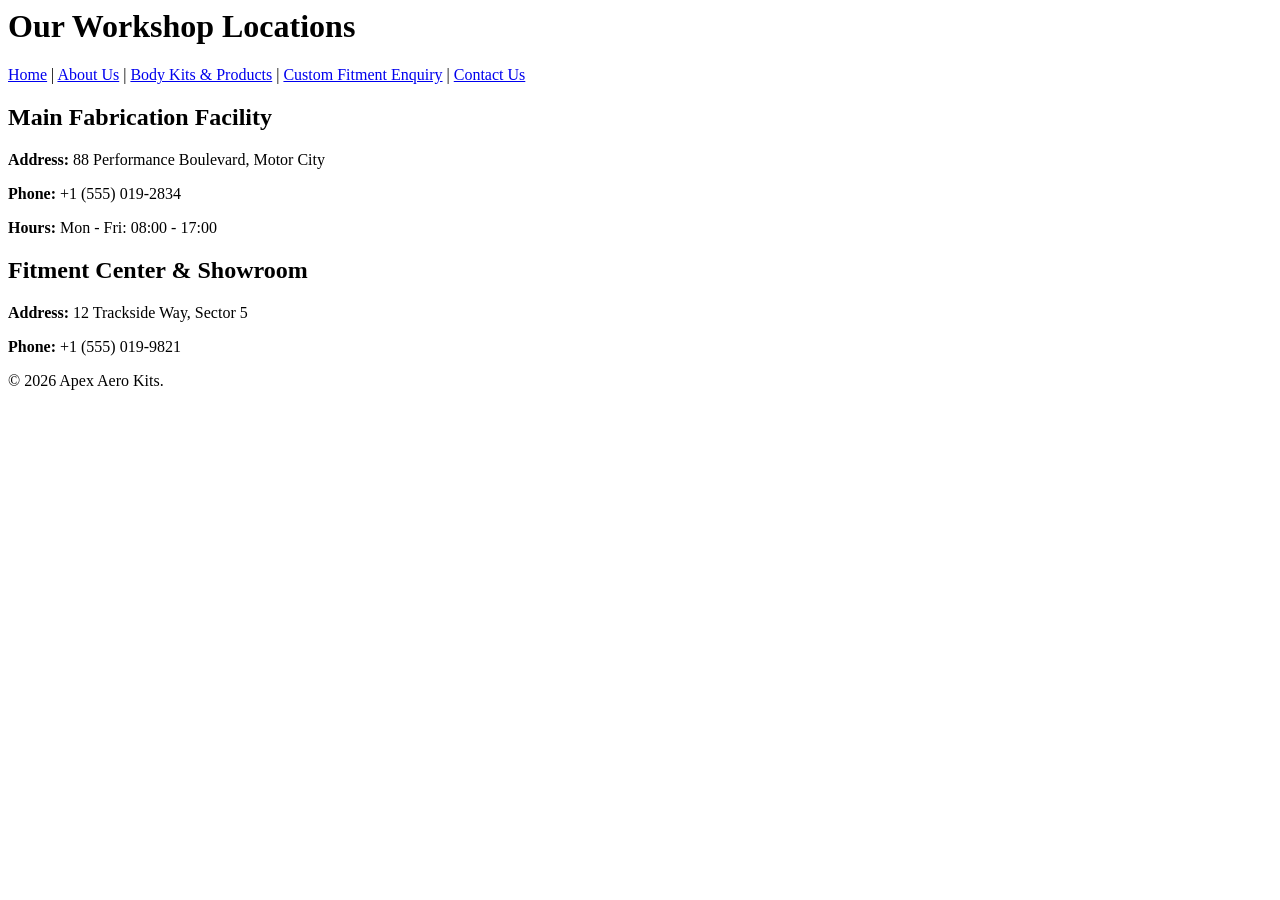
<file: contract.html>
<contract.html>
<html lang="en">
<head>
    <meta charset="UTF-8">
    <meta name="viewport" content="width=device-width, initial-scale=1.0">
    <title>Contact Us - Apex Aero Kits</title>
</head>
<body>
    <header>
        <h1>Our Workshop Locations</h1>
        <nav>
            <a href="index.html">Home</a> | 
            <a href="about.html">About Us</a> | 
            <a href="services.html">Body Kits & Products</a> | 
            <a href="enquiry.html">Custom Fitment Enquiry</a> | 
            <a href="contact.html">Contact Us</a>
        </nav>
    </header>

    <main>
        <section>
            <h2>Main Fabrication Facility</h2>
            <p><strong>Address:</strong> 88 Performance Boulevard, Motor City</p>
            <p><strong>Phone:</strong> +1 (555) 019-2834</p>
            <p><strong>Hours:</strong> Mon - Fri: 08:00 - 17:00</p>
        </section>
        <section>
            <h2>Fitment Center & Showroom</h2>
            <p><strong>Address:</strong> 12 Trackside Way, Sector 5</p>
            <p><strong>Phone:</strong> +1 (555) 019-9821</p>
        </section>
    </main>

    <footer>
        <p>&copy; 2026 Apex Aero Kits.</p>
    </footer>
</body>
</html>
</file>
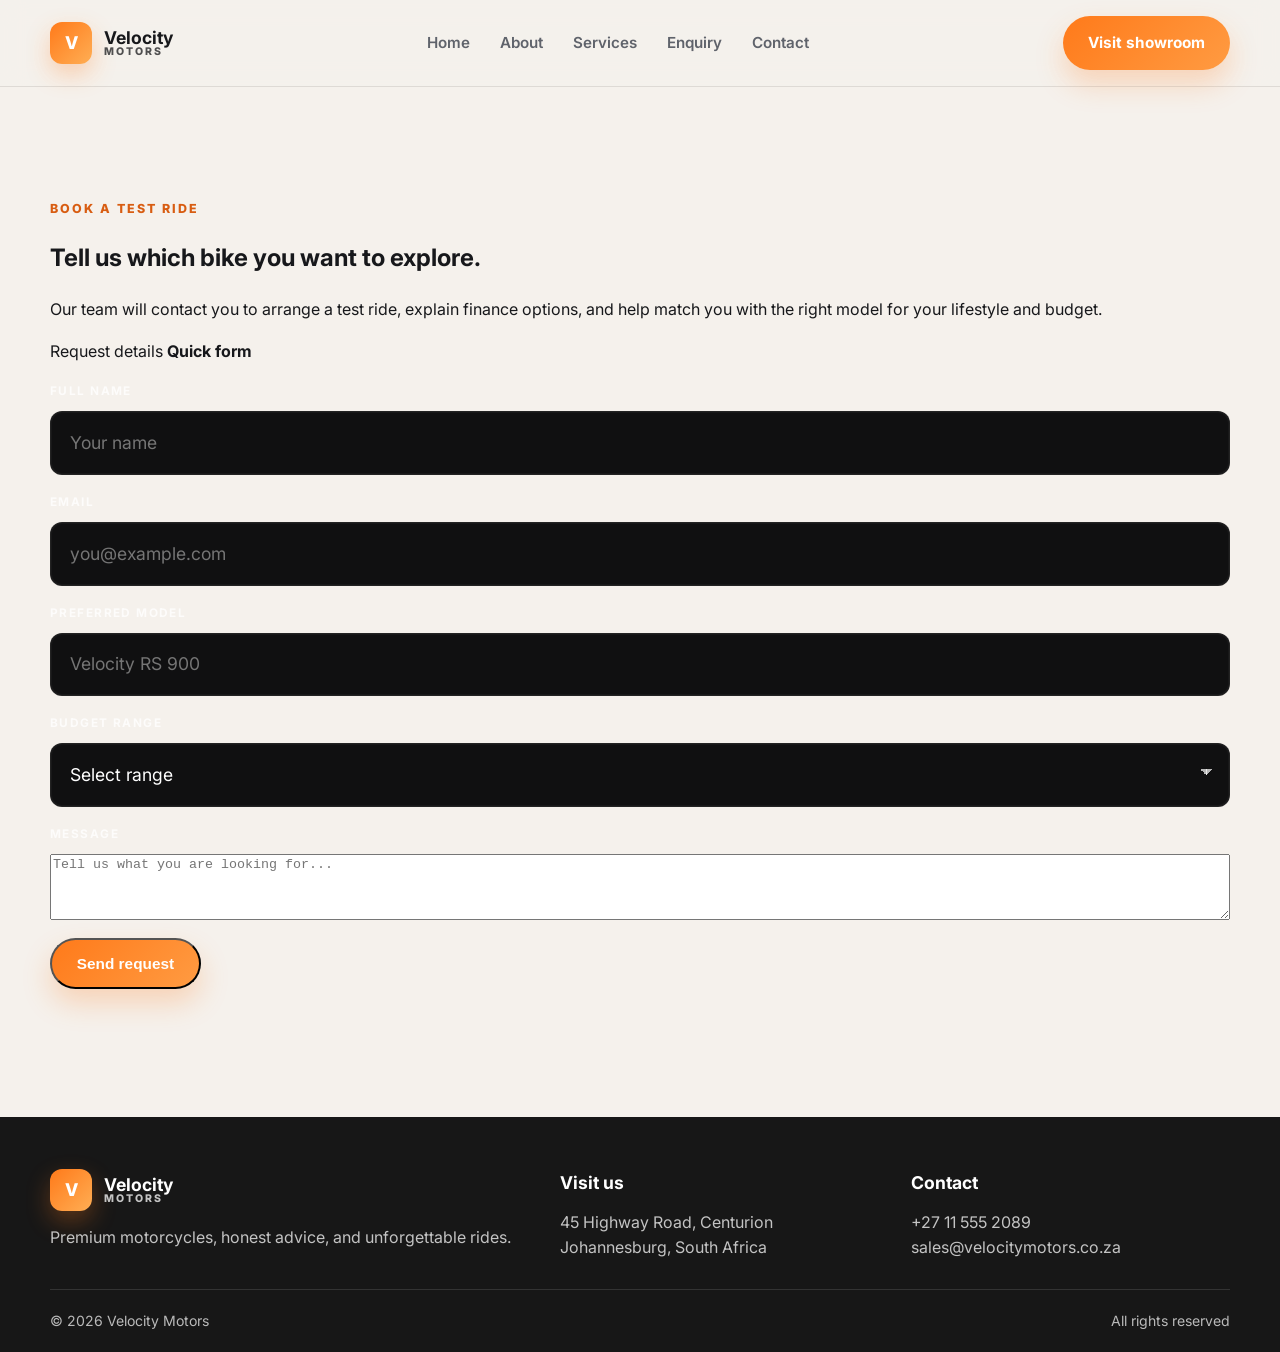
<file: Enquiry.html>
<!DOCTYPE html>
<html lang="en">
  <head>
    <meta charset="UTF-8" />
    <meta name="viewport" content="width=device-width, initial-scale=1.0" />
    <title>Velocity Motors | Enquire About a Bike</title>
    <meta name="description" content="Book a test ride, ask about finance, or enquire about a motorcycle at Velocity Motors." />
    <link rel="preconnect" href="https://fonts.googleapis.com" />
    <link rel="preconnect" href="https://fonts.gstatic.com" crossorigin />
    <link href="https://fonts.googleapis.com/css2?family=Inter:wght@400;500;600;700;800;900&display=swap" rel="stylesheet" />
    <link rel="stylesheet" href="styles.css" />
    <script defer src="script.js"></script>
  </head>
  <body>
    <header class="site-header">
      <div class="container nav-bar">
        <div class="brand">
          <span class="brand-mark">V</span>
          <div>
            <strong>Velocity</strong>
            <small>MOTORS</small>
          </div>
        </div>

        <nav class="main-nav" aria-label="Main navigation">
          <a href="index.html">Home</a>
          <a href="about.html">About</a>
          <a href="Services.html">Services</a>
          <a href="Enquiry.html">Enquiry</a>
          <a href="contact.html">Contact</a>
        </nav>

        <a class="button button-primary nav-cta" href="contact.html">Visit showroom</a>
      </div>
    </header>

    <main class="section-space">
      <div class="container finance-layout">
        <div class="finance-copy">
          <p class="eyebrow">Book a test ride</p>
          <h2>Tell us which bike you want to explore.</h2>
          <p>
            Our team will contact you to arrange a test ride, explain finance options, and help match
            you with the right model for your lifestyle and budget.
          </p>
        </div>

        <form class="finance-panel enquiry-form" action="#" method="post" novalidate>
          <div class="panel-header">
            <span>Request details</span>
            <strong>Quick form</strong>
          </div>
          <div class="panel-body form-grid">
            <div class="field-row">
              <label for="fullname">Full name</label>
              <input id="fullname" name="fullname" type="text" placeholder="Your name" required />
            </div>
            <div class="field-row">
              <label for="email">Email</label>
              <input id="email" name="email" type="email" placeholder="you@example.com" required />
            </div>
            <div class="field-row">
              <label for="bike">Preferred model</label>
              <input id="bike" name="bike" type="text" placeholder="Velocity RS 900" required />
            </div>
            <div class="field-row">
              <label for="budget">Budget range</label>
              <select id="budget" name="budget" required>
                <option value="">Select range</option>
                <option>R 80,000 - R 120,000</option>
                <option>R 120,000 - R 180,000</option>
                <option>R 180,000 - R 250,000</option>
                <option>R 250,000+</option>
              </select>
            </div>
            <div class="field-row full-width">
              <label for="message">Message</label>
              <textarea id="message" name="message" rows="4" placeholder="Tell us what you are looking for..."></textarea>
            </div>
            <button class="button button-primary" type="submit">Send request</button>
          </div>
          <p class="form-status" aria-live="polite"></p>
        </form>
      </div>
    </main>

    <footer id="contact" class="site-footer">
      <div class="container footer-layout">
        <div>
          <div class="brand footer-brand">
            <span class="brand-mark">V</span>
            <div>
              <strong>Velocity</strong>
              <small>MOTORS</small>
            </div>
          </div>
          <p>Premium motorcycles, honest advice, and unforgettable rides.</p>
        </div>
        <div>
          <h3>Visit us</h3>
          <p>45 Highway Road, Centurion<br />Johannesburg, South Africa</p>
        </div>
        <div>
          <h3>Contact</h3>
          <p>+27 11 555 2089<br />sales@velocitymotors.co.za</p>
        </div>
      </div>
      <div class="container footer-bottom">
        <span>© <span id="year"></span> Velocity Motors</span>
        <span>All rights reserved</span>
      </div>
    </footer>
  </body>
</html>
</file>
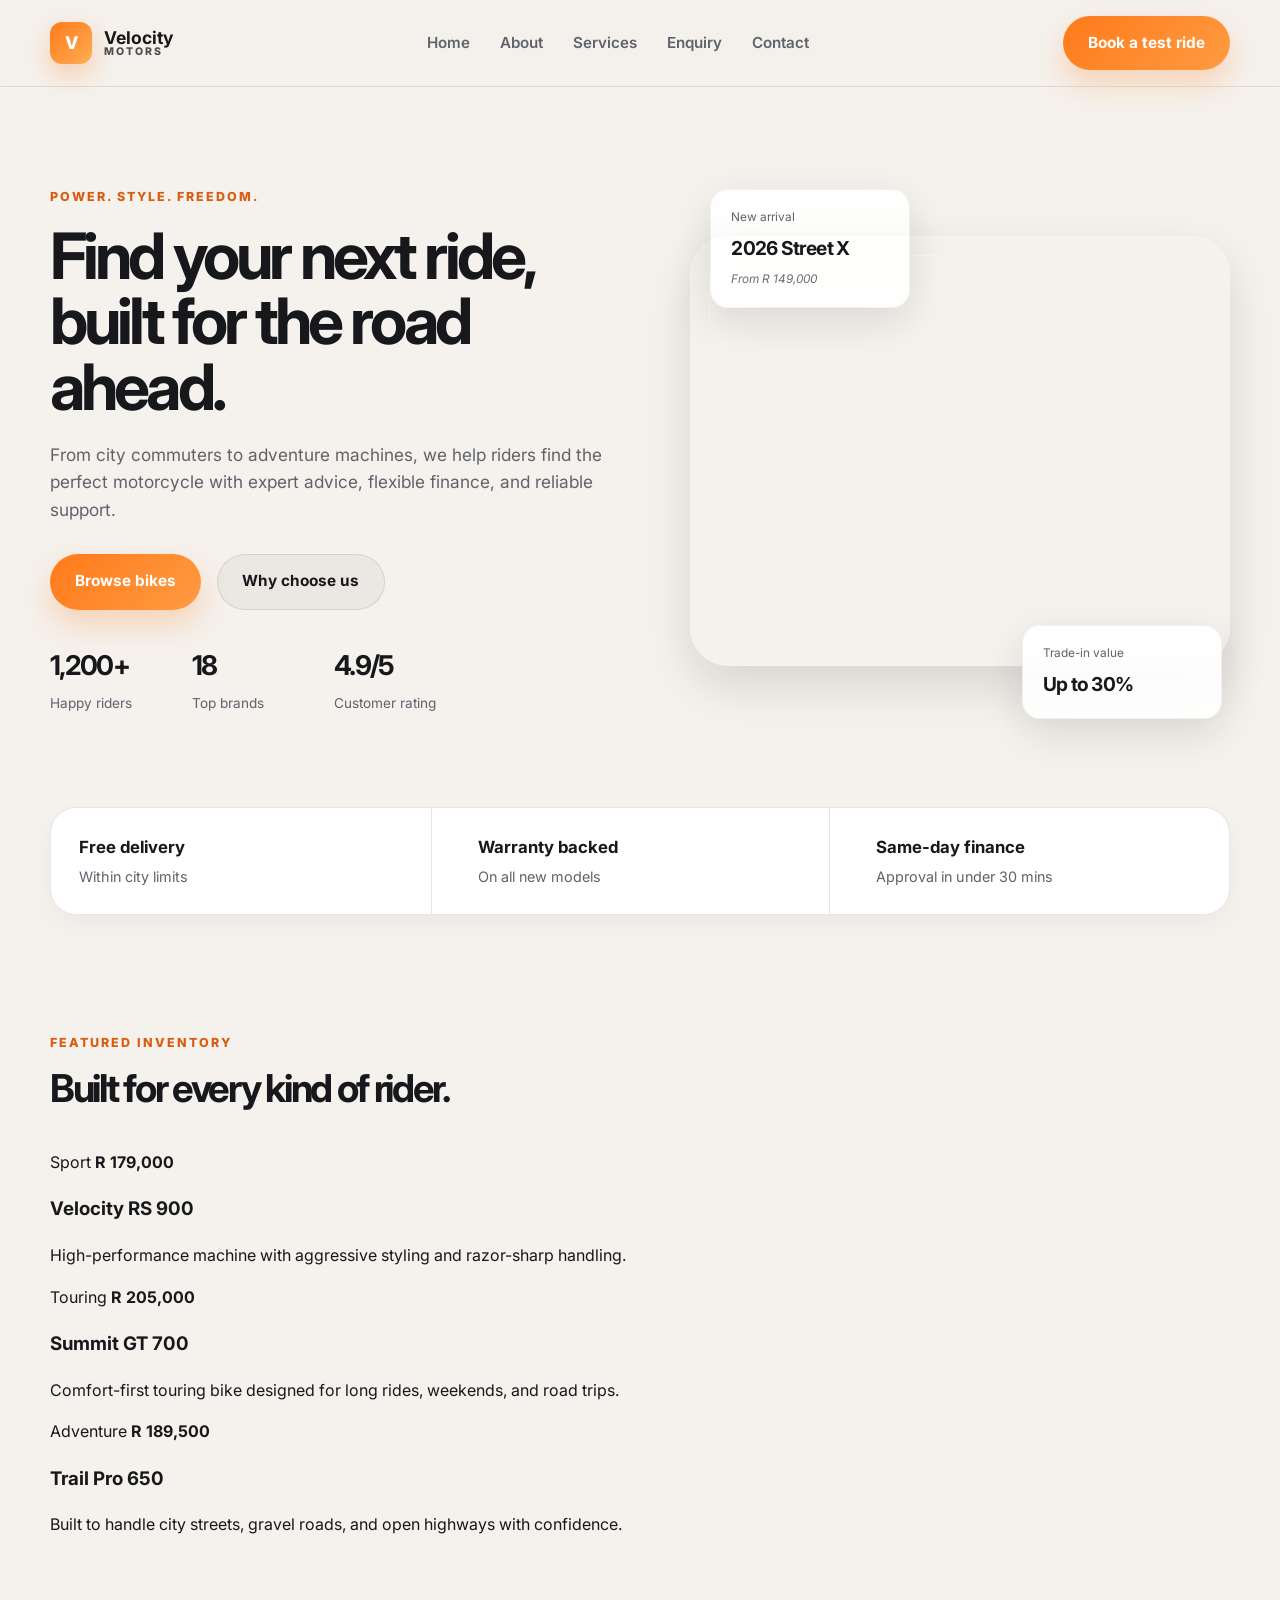
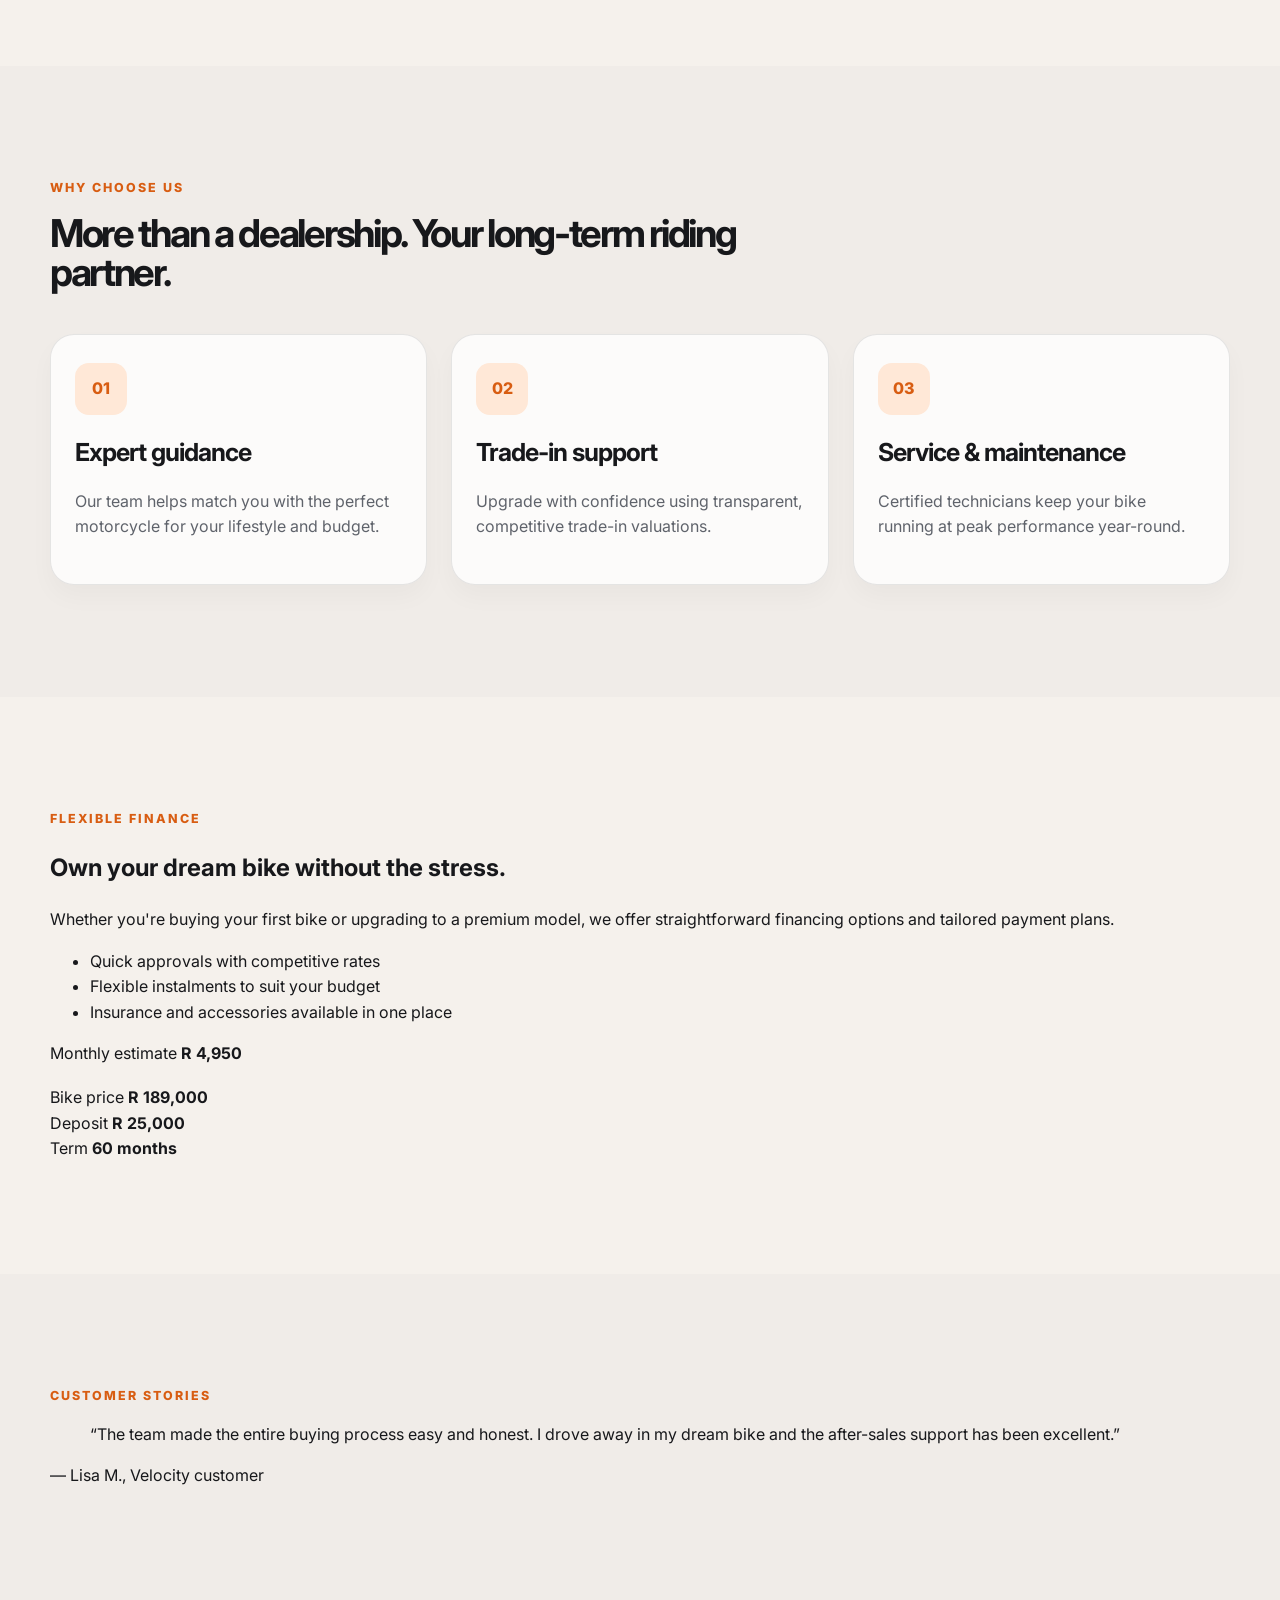
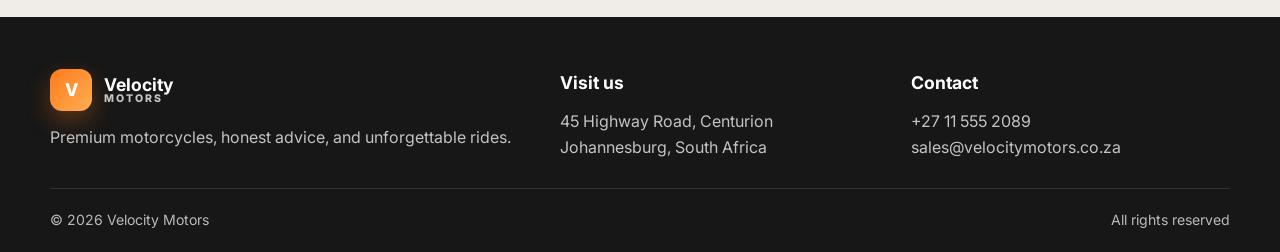
<file: home.html>
<!DOCTYPE html>
<html lang="en">
  <head>
    <meta charset="UTF-8" />
    <meta name="viewport" content="width=device-width, initial-scale=1.0" />
    <title>Velocity Motors | Premium Motorbike Dealership</title>
    <meta
      name="description"
      content="Velocity Motors is a premium motorbike dealership specialising in new and pre-owned motorcycles, servicing, finance, and rider support."
    />
    <link rel="preconnect" href="https://fonts.googleapis.com" />
    <link rel="preconnect" href="https://fonts.gstatic.com" crossorigin />
    <link href="https://fonts.googleapis.com/css2?family=Inter:wght@400;500;600;700;800;900&display=swap" rel="stylesheet" />
    <link rel="stylesheet" href="styles.css" />
    <script defer src="script.js"></script>
  </head>
  <body>
    <header class="site-header">
      <div class="container nav-bar">
        <div class="brand">
          <span class="brand-mark">V</span>
          <div>
            <strong>Velocity</strong>
            <small>MOTORS</small>
          </div>
        </div>

        <nav class="main-nav" aria-label="Main navigation">
          <a href="index.html">Home</a>
          <a href="about.html">About</a>
          <a href="Services.html">Services</a>
          <a href="Enquiry.html">Enquiry</a>
          <a href="contact.html">Contact</a>
        </nav>

        <a class="button button-primary nav-cta" href="Enquiry.html">Book a test ride</a>
      </div>
    </header>

    <main>
      <section class="hero">
        <div class="container hero-layout">
          <div class="hero-copy">
            <p class="eyebrow">Power. Style. Freedom.</p>
            <h1>Find your next ride, built for the road ahead.</h1>
            <p class="hero-text">
              From city commuters to adventure machines, we help riders find the perfect motorcycle
              with expert advice, flexible finance, and reliable support.
            </p>
            <div class="hero-actions">
              <a class="button button-primary" href="Services.html">Browse bikes</a>
              <a class="button button-secondary" href="about.html">Why choose us</a>
            </div>
            <ul class="hero-stats" aria-label="Business stats">
              <li><strong>1,200+</strong><span>Happy riders</span></li>
              <li><strong>18</strong><span>Top brands</span></li>
              <li><strong>4.9/5</strong><span>Customer rating</span></li>
            </ul>
          </div>

          <div class="hero-visual" aria-label="Featured motorcycle image">
            <div class="floating-card card-top">
              <span>New arrival</span>
              <strong>2026 Street X</strong>
              <em>From R 149,000</em>
            </div>
            <div class="bike-spotlight"></div>
            <div class="floating-card card-bottom">
              <span>Trade-in value</span>
              <strong>Up to 30%</strong>
            </div>
          </div>
        </div>
      </section>

      <section class="featured-strip">
        <div class="container strip-grid">
          <div>
            <strong>Free delivery</strong>
            <span>Within city limits</span>
          </div>
          <div>
            <strong>Warranty backed</strong>
            <span>On all new models</span>
          </div>
          <div>
            <strong>Same-day finance</strong>
            <span>Approval in under 30 mins</span>
          </div>
        </div>
      </section>

      <section class="inventory section-space" id="inventory">
        <div class="container">
          <div class="section-heading">
            <p class="eyebrow">Featured inventory</p>
            <h2>Built for every kind of rider.</h2>
          </div>

          <div class="bike-grid">
            <article class="bike-card">
              <div class="bike-image image-one"></div>
              <div class="bike-info">
                <div class="bike-topline">
                  <span>Sport</span>
                  <strong>R 179,000</strong>
                </div>
                <h3>Velocity RS 900</h3>
                <p>High-performance machine with aggressive styling and razor-sharp handling.</p>
              </div>
            </article>

            <article class="bike-card">
              <div class="bike-image image-two"></div>
              <div class="bike-info">
                <div class="bike-topline">
                  <span>Touring</span>
                  <strong>R 205,000</strong>
                </div>
                <h3>Summit GT 700</h3>
                <p>Comfort-first touring bike designed for long rides, weekends, and road trips.</p>
              </div>
            </article>

            <article class="bike-card">
              <div class="bike-image image-three"></div>
              <div class="bike-info">
                <div class="bike-topline">
                  <span>Adventure</span>
                  <strong>R 189,500</strong>
                </div>
                <h3>Trail Pro 650</h3>
                <p>Built to handle city streets, gravel roads, and open highways with confidence.</p>
              </div>
            </article>
          </div>
        </div>
      </section>

      <section class="services section-space alt-bg" id="services">
        <div class="container">
          <div class="section-heading narrow">
            <p class="eyebrow">Why choose us</p>
            <h2>More than a dealership. Your long-term riding partner.</h2>
          </div>

          <div class="service-grid">
            <article class="service-card">
              <div class="icon">01</div>
              <h3>Expert guidance</h3>
              <p>Our team helps match you with the perfect motorcycle for your lifestyle and budget.</p>
            </article>
            <article class="service-card">
              <div class="icon">02</div>
              <h3>Trade-in support</h3>
              <p>Upgrade with confidence using transparent, competitive trade-in valuations.</p>
            </article>
            <article class="service-card">
              <div class="icon">03</div>
              <h3>Service & maintenance</h3>
              <p>Certified technicians keep your bike running at peak performance year-round.</p>
            </article>
          </div>
        </div>
      </section>

      <section class="finance section-space" id="finance">
        <div class="container finance-layout">
          <div class="finance-copy">
            <p class="eyebrow">Flexible finance</p>
            <h2>Own your dream bike without the stress.</h2>
            <p>
              Whether you're buying your first bike or upgrading to a premium model, we offer
              straightforward financing options and tailored payment plans.
            </p>
            <ul>
              <li>Quick approvals with competitive rates</li>
              <li>Flexible instalments to suit your budget</li>
              <li>Insurance and accessories available in one place</li>
            </ul>
          </div>

          <div class="finance-panel">
            <div class="panel-header">
              <span>Monthly estimate</span>
              <strong>R 4,950</strong>
            </div>
            <div class="panel-body">
              <div>
                <label>Bike price</label>
                <strong>R 189,000</strong>
              </div>
              <div>
                <label>Deposit</label>
                <strong>R 25,000</strong>
              </div>
              <div>
                <label>Term</label>
                <strong>60 months</strong>
              </div>
            </div>
          </div>
        </div>
      </section>

      <section class="testimonial section-space alt-bg">
        <div class="container">
          <p class="eyebrow">Customer stories</p>
          <blockquote>
            “The team made the entire buying process easy and honest. I drove away in my dream bike
            and the after-sales support has been excellent.”
          </blockquote>
          <p class="reviewer">— Lisa M., Velocity customer</p>
        </div>
      </section>
    </main>

    <footer id="contact" class="site-footer">
      <div class="container footer-layout">
        <div>
          <div class="brand footer-brand">
            <span class="brand-mark">V</span>
            <div>
              <strong>Velocity</strong>
              <small>MOTORS</small>
            </div>
          </div>
          <p>Premium motorcycles, honest advice, and unforgettable rides.</p>
        </div>

        <div>
          <h3>Visit us</h3>
          <p>45 Highway Road, Centurion<br />Johannesburg, South Africa</p>
        </div>

        <div>
          <h3>Contact</h3>
          <p>+27 11 555 2089<br />sales@velocitymotors.co.za</p>
        </div>
      </div>
      <div class="container footer-bottom">
        <span>© <span id="year"></span> Velocity Motors</span>
        <span>All rights reserved</span>
      </div>
    </footer>
  </body>
</html>
</file>
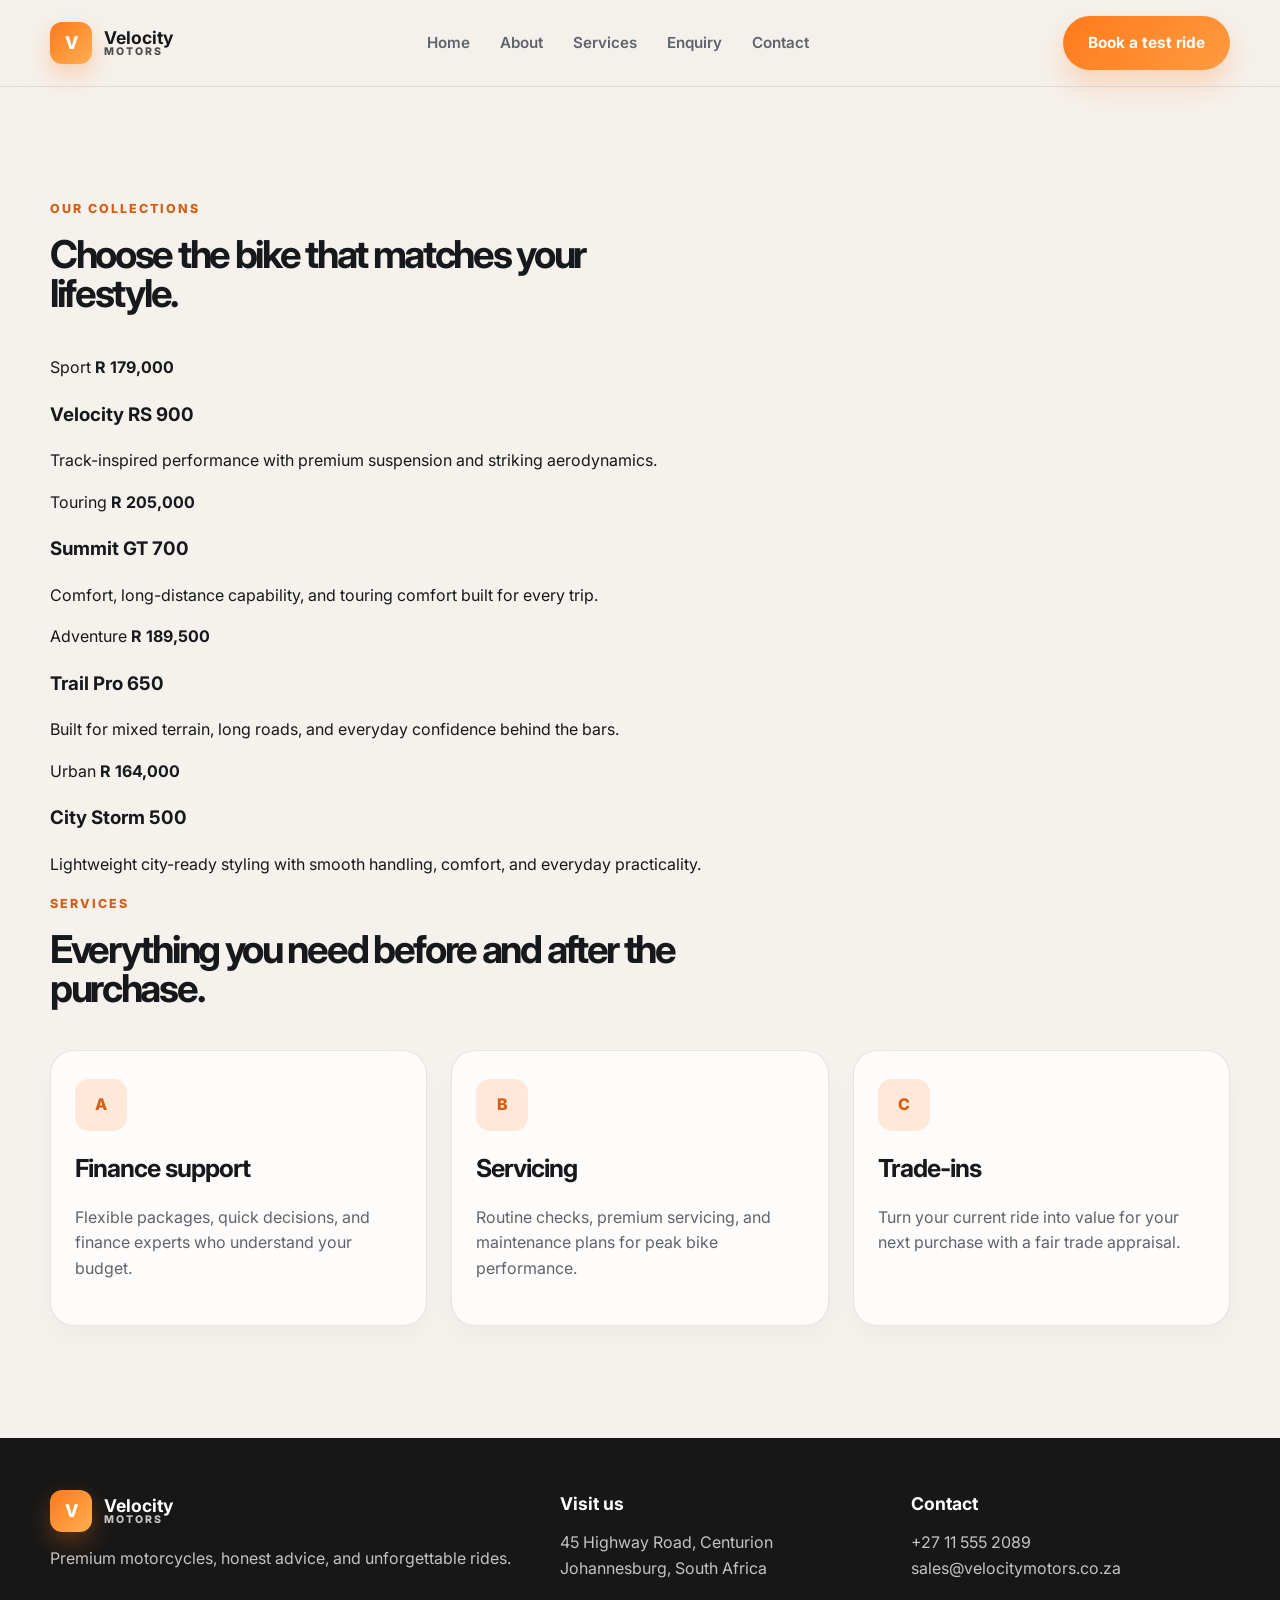
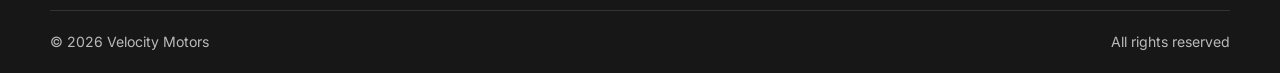
<file: Services.html>
<!DOCTYPE html>
<html lang="en">
  <head>
    <meta charset="UTF-8" />
    <meta name="viewport" content="width=device-width, initial-scale=1.0" />
    <title>Velocity Motors | Bike Collections & Services</title>
    <meta name="description" content="Explore motorcycles, servicing, finance, and rider support packages from Velocity Motors." />
    <link rel="preconnect" href="https://fonts.googleapis.com" />
    <link rel="preconnect" href="https://fonts.gstatic.com" crossorigin />
    <link href="https://fonts.googleapis.com/css2?family=Inter:wght@400;500;600;700;800;900&display=swap" rel="stylesheet" />
    <link rel="stylesheet" href="styles.css" />
    <script defer src="script.js"></script>
  </head>
  <body>
    <header class="site-header">
      <div class="container nav-bar">
        <div class="brand">
          <span class="brand-mark">V</span>
          <div>
            <strong>Velocity</strong>
            <small>MOTORS</small>
          </div>
        </div>

        <nav class="main-nav" aria-label="Main navigation">
          <a href="index.html">Home</a>
          <a href="about.html">About</a>
          <a href="Services.html">Services</a>
          <a href="Enquiry.html">Enquiry</a>
          <a href="contact.html">Contact</a>
        </nav>

        <a class="button button-primary nav-cta" href="Enquiry.html">Book a test ride</a>
      </div>
    </header>

    <main class="section-space">
      <div class="container">
        <div class="section-heading">
          <p class="eyebrow">Our collections</p>
          <h2>Choose the bike that matches your lifestyle.</h2>
        </div>

        <div class="bike-grid">
          <article class="bike-card">
            <div class="bike-image image-one"></div>
            <div class="bike-info">
              <div class="bike-topline">
                <span>Sport</span>
                <strong>R 179,000</strong>
              </div>
              <h3>Velocity RS 900</h3>
              <p>Track-inspired performance with premium suspension and striking aerodynamics.</p>
            </div>
          </article>

          <article class="bike-card">
            <div class="bike-image image-two"></div>
            <div class="bike-info">
              <div class="bike-topline">
                <span>Touring</span>
                <strong>R 205,000</strong>
              </div>
              <h3>Summit GT 700</h3>
              <p>Comfort, long-distance capability, and touring comfort built for every trip.</p>
            </div>
          </article>

          <article class="bike-card">
            <div class="bike-image image-three"></div>
            <div class="bike-info">
              <div class="bike-topline">
                <span>Adventure</span>
                <strong>R 189,500</strong>
              </div>
              <h3>Trail Pro 650</h3>
              <p>Built for mixed terrain, long roads, and everyday confidence behind the bars.</p>
            </div>
          </article>

          <article class="bike-card">
            <div class="bike-image image-four"></div>
            <div class="bike-info">
              <div class="bike-topline">
                <span>Urban</span>
                <strong>R 164,000</strong>
              </div>
              <h3>City Storm 500</h3>
              <p>Lightweight city-ready styling with smooth handling, comfort, and everyday practicality.</p>
            </div>
          </article>
        </div>
      </div>

      <div class="container section-space-sm">
        <div class="section-heading narrow">
          <p class="eyebrow">Services</p>
          <h2>Everything you need before and after the purchase.</h2>
        </div>

        <div class="service-grid">
          <article class="service-card">
            <div class="icon">A</div>
            <h3>Finance support</h3>
            <p>Flexible packages, quick decisions, and finance experts who understand your budget.</p>
          </article>
          <article class="service-card">
            <div class="icon">B</div>
            <h3>Servicing</h3>
            <p>Routine checks, premium servicing, and maintenance plans for peak bike performance.</p>
          </article>
          <article class="service-card">
            <div class="icon">C</div>
            <h3>Trade-ins</h3>
            <p>Turn your current ride into value for your next purchase with a fair trade appraisal.</p>
          </article>
        </div>
      </div>
    </main>

    <footer id="contact" class="site-footer">
      <div class="container footer-layout">
        <div>
          <div class="brand footer-brand">
            <span class="brand-mark">V</span>
            <div>
              <strong>Velocity</strong>
              <small>MOTORS</small>
            </div>
          </div>
          <p>Premium motorcycles, honest advice, and unforgettable rides.</p>
        </div>
        <div>
          <h3>Visit us</h3>
          <p>45 Highway Road, Centurion<br />Johannesburg, South Africa</p>
        </div>
        <div>
          <h3>Contact</h3>
          <p>+27 11 555 2089<br />sales@velocitymotors.co.za</p>
        </div>
      </div>
      <div class="container footer-bottom">
        <span>© <span id="year"></span> Velocity Motors</span>
        <span>All rights reserved</span>
      </div>
    </footer>
  </body>
</html>
</file>
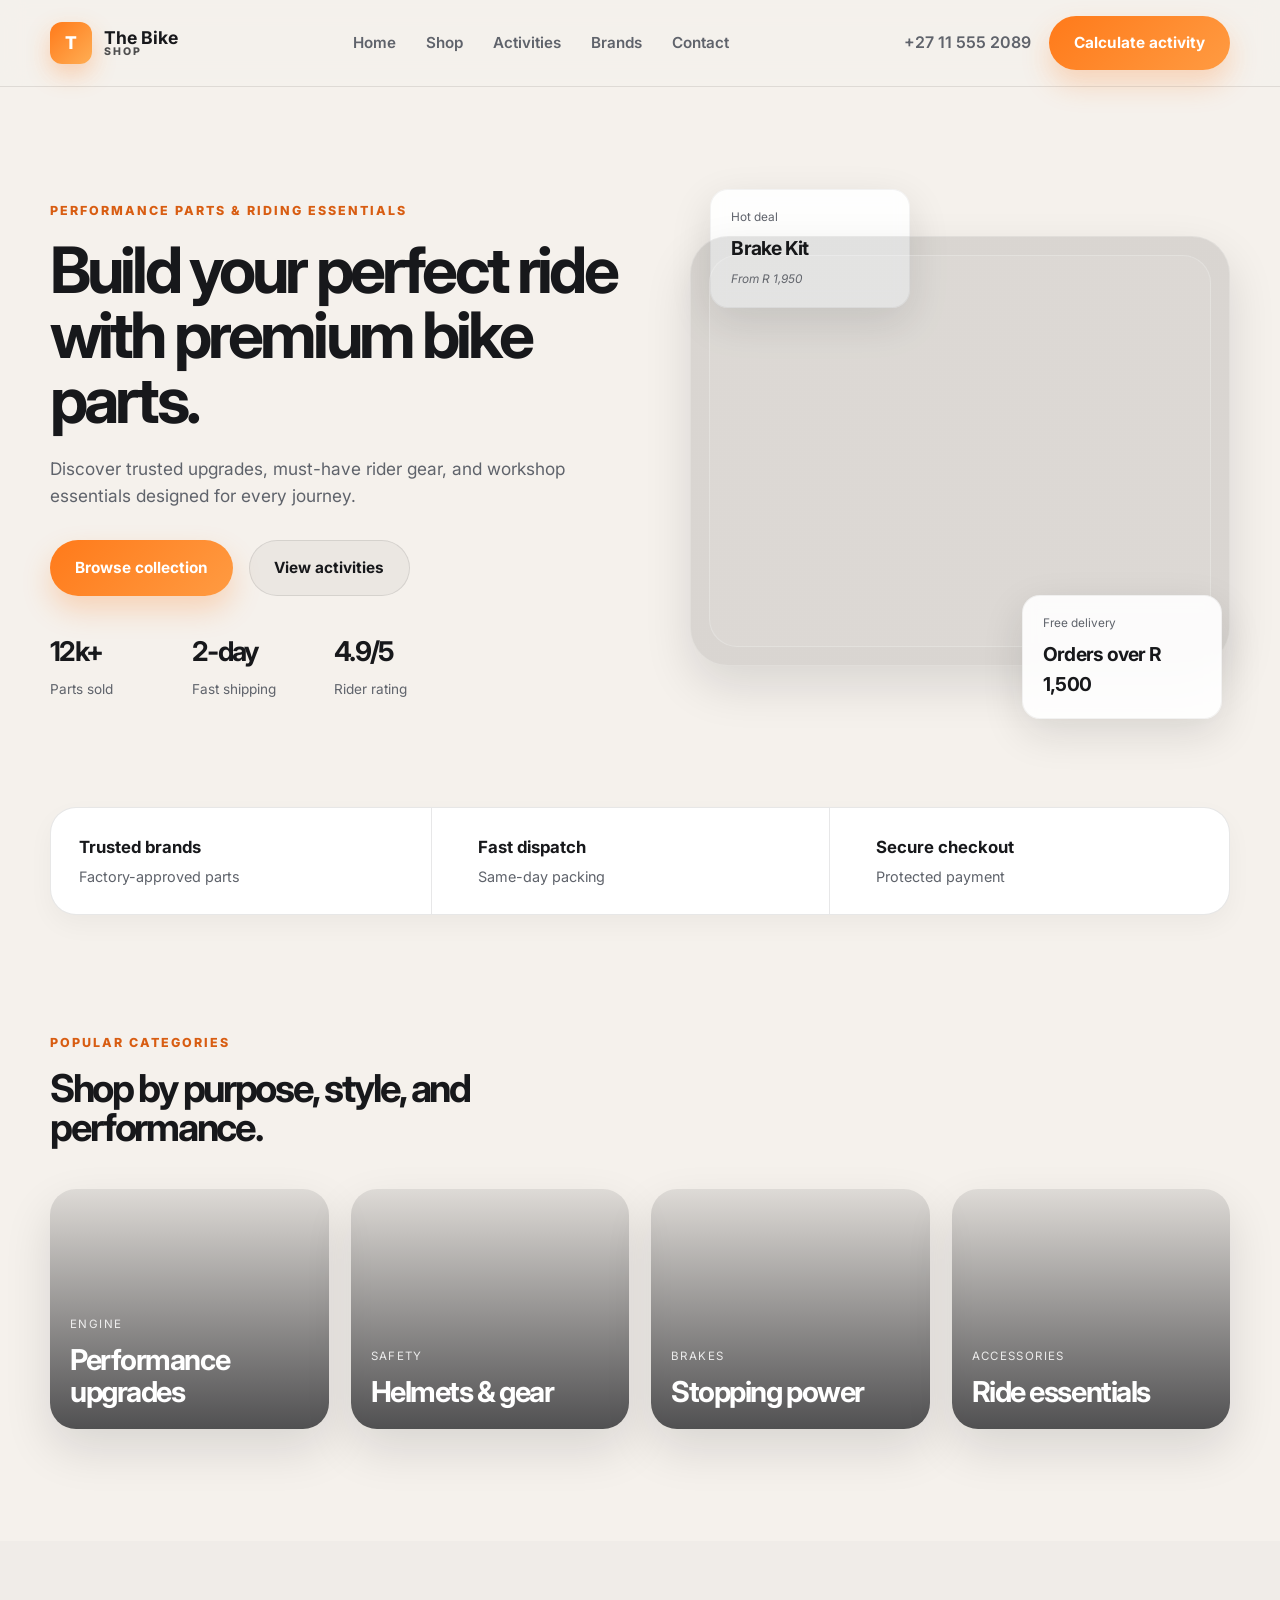
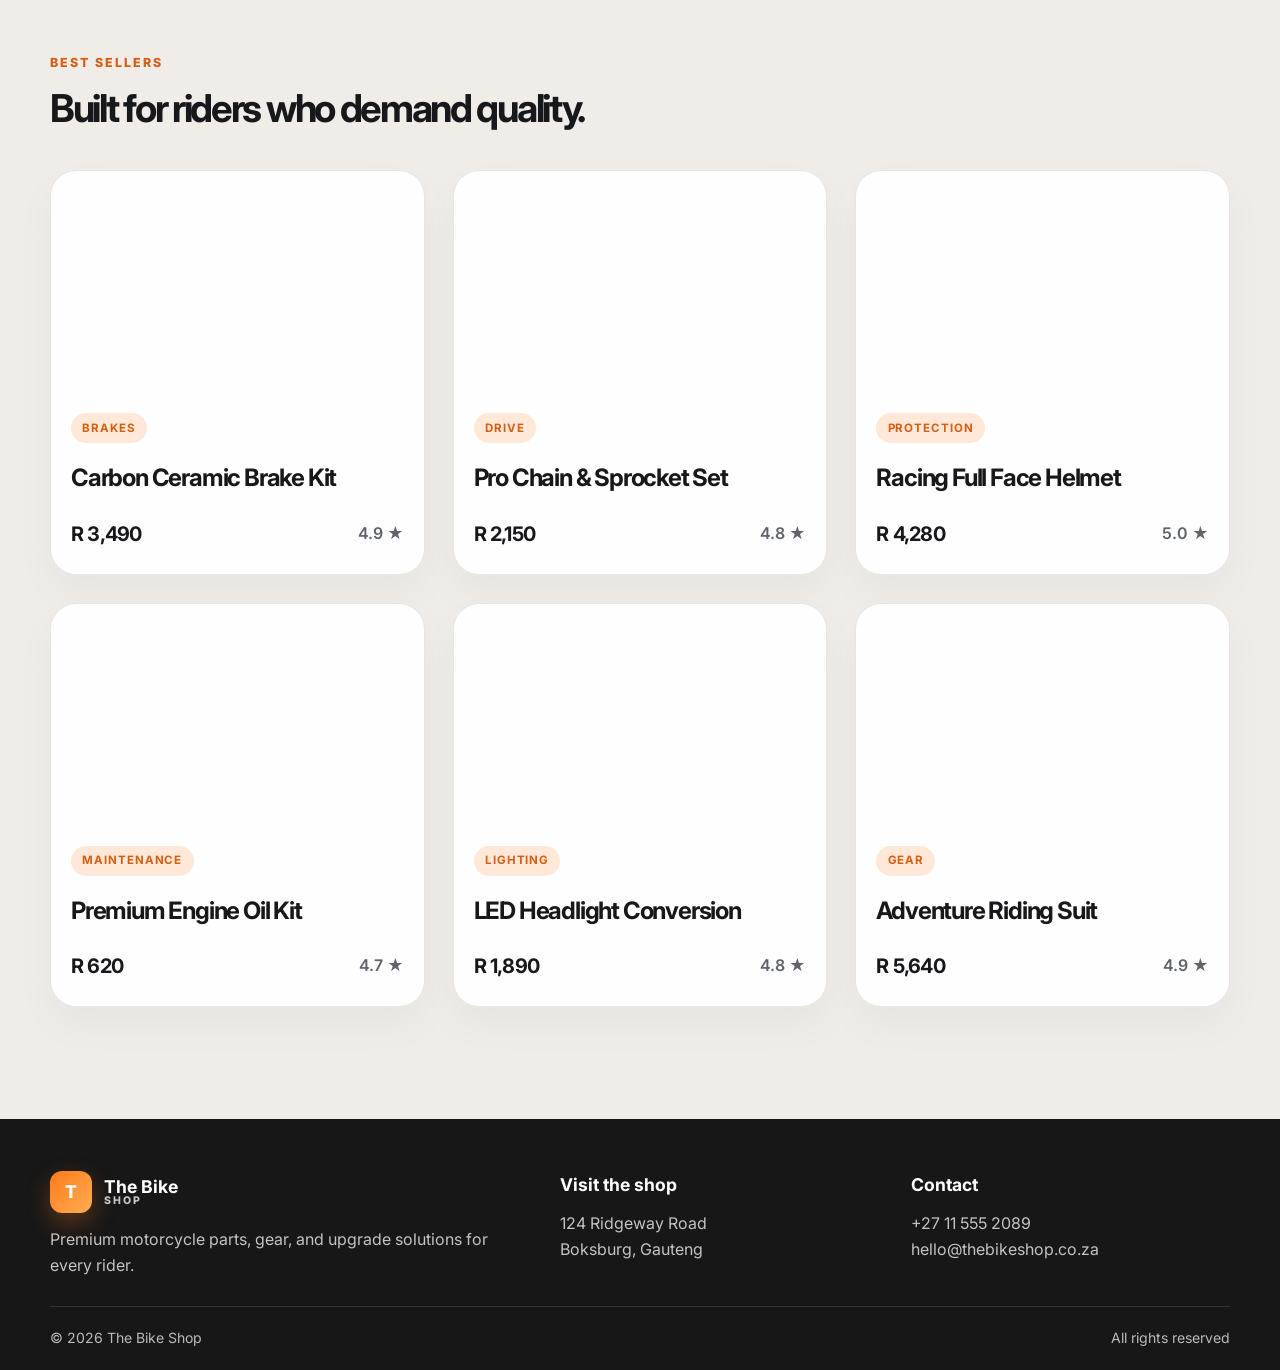
<file: shop.html>
<!DOCTYPE html>
<html lang="en">
  <head>
    <meta charset="UTF-8" />
    <meta name="viewport" content="width=device-width, initial-scale=1.0" />
    <title>The Bike Shop | Shop</title>
    <meta name="description" content="Explore premium motorcycle parts, gear, and accessories from The Bike Shop." />
    <link rel="preconnect" href="https://fonts.googleapis.com" />
    <link rel="preconnect" href="https://fonts.gstatic.com" crossorigin />
    <link href="https://fonts.googleapis.com/css2?family=Inter:wght@400;500;600;700;800;900&display=swap" rel="stylesheet" />
    <link rel="stylesheet" href="styles.css" />
    <script defer src="script.js"></script>
  </head>
  <body>
    <header class="site-header">
      <div class="container nav-bar">
        <div class="brand">
          <span class="brand-mark">T</span>
          <div>
            <strong>The Bike</strong>
            <small>SHOP</small>
          </div>
        </div>

        <nav class="main-nav" aria-label="Main navigation">
          <a href="index.html">Home</a>
          <a href="shop.html">Shop</a>
          <a href="activities.html">Activities</a>
          <a href="brands.html">Brands</a>
          <a href="contact.html">Contact</a>
        </nav>

        <div class="nav-actions">
          <a href="tel:+27115552089" class="nav-phone">+27 11 555 2089</a>
          <a class="button button-primary nav-cta" href="activities.html">Calculate activity</a>
        </div>
      </div>
    </header>

    <main>
      <section class="hero hero-shop">
        <div class="container hero-layout">
          <div class="hero-copy">
            <p class="eyebrow">Performance parts & riding essentials</p>
            <h1>Build your perfect ride with premium bike parts.</h1>
            <p class="hero-text">
              Discover trusted upgrades, must-have rider gear, and workshop essentials designed for every journey.
            </p>
            <div class="hero-actions">
              <a class="button button-primary" href="#parts">Browse collection</a>
              <a class="button button-secondary" href="activities.html">View activities</a>
            </div>
            <ul class="hero-stats" aria-label="Shop statistics">
              <li><strong>12k+</strong><span>Parts sold</span></li>
              <li><strong>2-day</strong><span>Fast shipping</span></li>
              <li><strong>4.9/5</strong><span>Rider rating</span></li>
            </ul>
          </div>

          <div class="hero-visual" aria-label="Featured motorcycle parts image">
            <div class="floating-card card-top">
              <span>Hot deal</span>
              <strong>Brake Kit</strong>
              <em>From R 1,950</em>
            </div>
            <div class="bike-spotlight shop-spotlight"></div>
            <div class="floating-card card-bottom">
              <span>Free delivery</span>
              <strong>Orders over R 1,500</strong>
            </div>
          </div>
        </div>
      </section>

      <section class="featured-strip">
        <div class="container strip-grid">
          <div>
            <strong>Trusted brands</strong>
            <span>Factory-approved parts</span>
          </div>
          <div>
            <strong>Fast dispatch</strong>
            <span>Same-day packing</span>
          </div>
          <div>
            <strong>Secure checkout</strong>
            <span>Protected payment</span>
          </div>
        </div>
      </section>

      <section class="category-showcase section-space" id="categories">
        <div class="container">
          <div class="section-heading">
            <p class="eyebrow">Popular categories</p>
            <h2>Shop by purpose, style, and performance.</h2>
          </div>

          <div class="category-grid">
            <article class="category-card card-one">
              <span>Engine</span>
              <h3>Performance upgrades</h3>
            </article>
            <article class="category-card card-two">
              <span>Safety</span>
              <h3>Helmets & gear</h3>
            </article>
            <article class="category-card card-three">
              <span>Brakes</span>
              <h3>Stopping power</h3>
            </article>
            <article class="category-card card-four">
              <span>Accessories</span>
              <h3>Ride essentials</h3>
            </article>
          </div>
        </div>
      </section>

      <section class="inventory section-space alt-bg" id="parts">
        <div class="container">
          <div class="section-heading">
            <p class="eyebrow">Best sellers</p>
            <h2>Built for riders who demand quality.</h2>
          </div>

          <div class="product-grid">
            <article class="product-card">
              <div class="product-image image-one"></div>
              <div class="product-info">
                <span class="product-tag">Brakes</span>
                <h3>Carbon Ceramic Brake Kit</h3>
                <div class="product-meta">
                  <strong>R 3,490</strong>
                  <span>4.9 ★</span>
                </div>
              </div>
            </article>

            <article class="product-card">
              <div class="product-image image-two"></div>
              <div class="product-info">
                <span class="product-tag">Drive</span>
                <h3>Pro Chain & Sprocket Set</h3>
                <div class="product-meta">
                  <strong>R 2,150</strong>
                  <span>4.8 ★</span>
                </div>
              </div>
            </article>

            <article class="product-card">
              <div class="product-image image-three"></div>
              <div class="product-info">
                <span class="product-tag">Protection</span>
                <h3>Racing Full Face Helmet</h3>
                <div class="product-meta">
                  <strong>R 4,280</strong>
                  <span>5.0 ★</span>
                </div>
              </div>
            </article>

            <article class="product-card">
              <div class="product-image image-four"></div>
              <div class="product-info">
                <span class="product-tag">Maintenance</span>
                <h3>Premium Engine Oil Kit</h3>
                <div class="product-meta">
                  <strong>R 620</strong>
                  <span>4.7 ★</span>
                </div>
              </div>
            </article>

            <article class="product-card">
              <div class="product-image image-five"></div>
              <div class="product-info">
                <span class="product-tag">Lighting</span>
                <h3>LED Headlight Conversion</h3>
                <div class="product-meta">
                  <strong>R 1,890</strong>
                  <span>4.8 ★</span>
                </div>
              </div>
            </article>

            <article class="product-card">
              <div class="product-image image-six"></div>
              <div class="product-info">
                <span class="product-tag">Gear</span>
                <h3>Adventure Riding Suit</h3>
                <div class="product-meta">
                  <strong>R 5,640</strong>
                  <span>4.9 ★</span>
                </div>
              </div>
            </article>
          </div>
        </div>
      </section>
    </main>

    <footer id="contact" class="site-footer">
      <div class="container footer-layout">
        <div>
          <div class="brand footer-brand">
            <span class="brand-mark">T</span>
            <div>
              <strong>The Bike</strong>
              <small>SHOP</small>
            </div>
          </div>
          <p>Premium motorcycle parts, gear, and upgrade solutions for every rider.</p>
        </div>

        <div>
          <h3>Visit the shop</h3>
          <p>124 Ridgeway Road<br />Boksburg, Gauteng</p>
        </div>

        <div>
          <h3>Contact</h3>
          <p>+27 11 555 2089<br />hello@thebikeshop.co.za</p>
        </div>
      </div>
      <div class="container footer-bottom">
        <span>© <span id="year"></span> The Bike Shop</span>
        <span>All rights reserved</span>
      </div>
    </footer>
  </body>
</html>
</file>
<file: styles.css>
:root {
 --bg: #f5f1ec;
 --panel: #ffffff;
 --panel-strong: #171819;
 --panel-soft: #f7f3f0;
 --text: #17181b;
 --muted: #5f636b;
 --line: rgba(23, 24, 27, 0.1);
 --accent: #ff7a1a;
 --accent-dark: #d85d12;
 --accent-soft: #ffe8d7;
 --deep: #101214;
 --shadow: 0 20px 48px rgba(17, 18, 22, 0.12);
}

* {
 box-sizing: border-box;
}

html {
 scroll-behavior: smooth;
}

body {
 margin: 0;
 background: var(--bg);
 color: var(--text);
 font-family: "Inter", "Segoe UI", sans-serif;
 line-height: 1.6;
}

a {
 color: inherit;
 text-decoration: none;
}

img {
 max-width: 100%;
 display: block;
}

.container {
 width: min(1180px, calc(100% - 40px));
 margin: 0 auto;
}

.section-space {
 padding: 112px 0;
}

.alt-bg {
 background: #f0ece8;
}

.site-header {
 position: sticky;
 top: 0;
 z-index: 10;
 background: rgba(245, 241, 236, 0.82);
 backdrop-filter: blur(12px);
 border-bottom: 1px solid var(--line);
}

.nav-bar {
 display: flex;
 align-items: center;
 justify-content: space-between;
 min-height: 86px;
 gap: 24px;
}

.brand {
 display: flex;
 align-items: center;
 gap: 12px;
 font-weight: 800;
}

.brand-mark {
 display: inline-flex;
 align-items: center;
 justify-content: center;
 width: 42px;
 height: 42px;
 border-radius: 12px;
 background: linear-gradient(135deg, var(--accent), #ffae54);
 color: white;
 font-size: 1.1rem;
 box-shadow: 0 10px 24px rgba(255, 122, 26, 0.3);
}

.brand strong,
.brand small {
 display: block;
 line-height: 1;
}

.brand strong {
 font-size: 1.1rem;
}

.brand small {
 letter-spacing: 0.18em;
 font-size: 0.66rem;
 opacity: 0.75;
}

.main-nav {
 display: flex;
 align-items: center;
 gap: 30px;
 color: var(--muted);
 font-size: 0.95rem;
 font-weight: 600;
}

.main-nav a {
 position: relative;
}

.main-nav a::after {
 content: "";
 position: absolute;
 left: 0;
 bottom: -8px;
 width: 100%;
 height: 2px;
 background: var(--accent);
 transform: scaleX(0);
 transform-origin: left;
 transition: transform 0.2s ease;
}

.main-nav a:hover::after,
.main-nav a:focus-visible::after {
 transform: scaleX(1);
}

.nav-actions {
 display: flex;
 align-items: center;
 gap: 18px;
}

.nav-phone {
 font-weight: 600;
 color: var(--muted);
}

.button {
 display: inline-flex;
 align-items: center;
 justify-content: center;
 padding: 0.92rem 1.55rem;
 border-radius: 999px;
 font-weight: 700;
 font-size: 0.96rem;
 transition: transform 0.2s ease, box-shadow 0.2s ease;
}

.button:hover,
.button:focus-visible {
 transform: translateY(-1px);
}

.button-primary {
 background: linear-gradient(135deg, var(--accent), #ff9b42);
 color: white;
 box-shadow: 0 14px 28px rgba(255, 122, 26, 0.25);
}

.button-secondary {
 background: rgba(17, 18, 22, 0.04);
 border: 1px solid var(--line);
 color: var(--text);
}

.hero {
 padding: 54px 0 28px;
}

.hero-layout {
 display: grid;
 grid-template-columns: 1.05fr 0.95fr;
 align-items: center;
 gap: 44px;
}

.eyebrow {
 margin: 0 0 16px;
 color: var(--accent-dark);
 text-transform: uppercase;
 letter-spacing: 0.16em;
 font-size: 0.78rem;
 font-weight: 800;
}

.hero-copy h1,
.section-heading h2,
.promo-inner h2 {
 margin: 0;
 line-height: 1.02;
 letter-spacing: -0.06em;
 color: var(--text);
}

.hero-copy h1 {
 max-width: 620px;
 font-size: clamp(3rem, 5vw, 5rem);
}

.hero-text {
 max-width: 560px;
 margin: 22px 0 30px;
 font-size: 1.08rem;
 color: var(--muted);
}

.hero-actions {
 display: flex;
 flex-wrap: wrap;
 gap: 16px;
 margin-bottom: 34px;
}

.hero-stats {
 list-style: none;
 display: flex;
 flex-wrap: wrap;
 gap: 22px;
 padding: 0;
 margin: 0;
}

.hero-stats li {
 display: flex;
 flex-direction: column;
 gap: 6px;
 min-width: 120px;
}

.hero-stats strong {
 font-size: 1.7rem;
 letter-spacing: -0.06em;
}

.hero-stats span {
 color: var(--muted);
 font-size: 0.85rem;
}

.hero-visual {
 position: relative;
 min-height: 620px;
 display: flex;
 align-items: center;
 justify-content: center;
}

.shop-spotlight {
 background:
   linear-gradient(0deg, rgba(18, 18, 18, 0.12), rgba(18, 18, 18, 0.12)),
   url('https://images.unsplash.com/photo-1558981806-ec527fa84c39?auto=format&fit=crop&w=1200&q=80') center/cover no-repeat;
}

.bike-spotlight {
 position: relative;
 width: min(100%, 580px);
 height: 430px;
 border-radius: 38px;
 box-shadow: var(--shadow);
 border: 1px solid rgba(255,255,255,0.2);
}

.bike-spotlight::before {
 content: "";
 position: absolute;
 inset: 18px;
 border-radius: 28px;
 background: rgba(255, 255, 255, 0.08);
 border: 1px solid rgba(255,255,255,0.2);
}

.floating-card {
 position: absolute;
 display: flex;
 flex-direction: column;
 gap: 6px;
 width: 200px;
 padding: 18px 20px;
 border-radius: 18px;
 background: rgba(255,255,255,0.9);
 backdrop-filter: blur(8px);
 box-shadow: 0 14px 42px rgba(26, 26, 26, 0.12);
 border: 1px solid rgba(20,20,20,0.05);
}

.floating-card span,
.floating-card em {
 font-size: 0.74rem;
 color: var(--muted);
}

.floating-card strong {
 font-size: 1.2rem;
 letter-spacing: -0.04em;
}

.card-top {
 top: 48px;
 left: 20px;
}

.card-bottom {
 right: 8px;
 bottom: 42px;
}

.featured-strip {
 padding: 18px 0 6px;
}

.strip-grid {
 display: grid;
 grid-template-columns: repeat(3, minmax(0, 1fr));
 gap: 18px;
 background: var(--panel);
 border: 1px solid var(--line);
 border-radius: 26px;
 box-shadow: 0 10px 26px rgba(17,17,17,0.04);
}

.strip-grid > div {
 padding: 26px 28px;
 border-right: 1px solid var(--line);
}

.strip-grid > div:last-child {
 border-right: none;
}

.strip-grid strong,
.strip-grid span {
 display: block;
}

.strip-grid strong {
 font-size: 1.05rem;
 margin-bottom: 4px;
}

.strip-grid span {
 color: var(--muted);
 font-size: 0.9rem;
}

.section-heading {
 margin-bottom: 42px;
}

.section-heading h2,
.promo-inner h2 {
 font-size: clamp(2.2rem, 3vw, 3.1rem);
 max-width: 620px;
}

.narrow h2 {
 max-width: 760px;
}

.category-grid {
 display: grid;
 grid-template-columns: repeat(4, minmax(0, 1fr));
 gap: 22px;
}

.category-card {
 position: relative;
 display: flex;
 flex-direction: column;
 justify-content: end;
 min-height: 240px;
 padding: 22px 20px;
 border-radius: 26px;
 overflow: hidden;
 color: white;
 box-shadow: var(--shadow);
 background-size: cover;
 background-position: center;
}

.category-card::before {
 content: "";
 position: absolute;
 inset: 0;
 background: linear-gradient(180deg, rgba(17,18,22,0.1), rgba(17,18,22,0.72));
}

.category-card > * {
 position: relative;
 z-index: 1;
}

.category-card span {
 font-size: 0.72rem;
 text-transform: uppercase;
 letter-spacing: 0.12em;
 opacity: 0.85;
}

.category-card h3 {
 margin: 10px 0 0;
 line-height: 1.1;
 letter-spacing: -0.05em;
 font-size: 1.8rem;
}

.card-one { background-image: url('https://images.unsplash.com/photo-1517849845537-4d257902454a?auto=format&fit=crop&w=900&q=80'); }
.card-two { background-image: url('https://images.unsplash.com/photo-1528629297340-d1d466945dc5?auto=format&fit=crop&w=900&q=80'); }
.card-three { background-image: url('https://images.unsplash.com/photo-1503376780353-7e6692767b70?auto=format&fit=crop&w=900&q=80'); }
.card-four { background-image: url('https://images.unsplash.com/photo-1558980664-10e7170b5df9?auto=format&fit=crop&w=900&q=80'); }

.info-grid {
 display: grid;
 grid-template-columns: repeat(4, minmax(0, 1fr));
 gap: 22px;
}

.info-card {
 background: rgba(255, 255, 255, 0.82);
 border: 1px solid var(--line);
 border-radius: 24px;
 padding: 26px 22px;
 box-shadow: 0 12px 24px rgba(17,17,17,0.03);
}

.info-card h3 {
 margin: 0 0 12px;
 font-size: 1.5rem;
 letter-spacing: -0.04em;
}

.info-card p {
 margin: 0;
 color: var(--muted);
}

.calc-layout {
 display: grid;
 grid-template-columns: 1.05fr 0.95fr;
 gap: 34px;
 align-items: center;
}

.calc-copy h2 {
 margin: 0;
 font-size: clamp(2.2rem, 3vw, 3.1rem);
 line-height: 1.05;
 letter-spacing: -0.06em;
}

.calc-copy p,
.calc-copy li {
 color: var(--muted);
 font-size: 1.03rem;
}

.calc-copy ul {
 margin: 22px 0 0;
 padding-left: 18px;
 line-height: 2;
}

.calc-panel {
 background: linear-gradient(180deg, #1d2125 0%, #20262b 100%);
 color: white;
 border-radius: 34px;
 padding: 26px 28px 24px;
 box-shadow: 0 18px 44px rgba(17, 18, 22, 0.22);
 border: 1px solid rgba(255,255,255,0.04);
 max-width: 760px;
 margin: 0 auto;
}

.panel-header {
 margin-bottom: 18px;
}

.panel-badge {
 display: inline-flex;
 align-items: center;
 padding: 0.7rem 1.25rem;
 border-radius: 999px;
 background: rgba(245, 146, 76, 0.16);
 color: #f2a067;
 font-size: 0.74rem;
 font-weight: 800;
 letter-spacing: 0.12em;
 text-transform: uppercase;
}

.panel-header h3 {
 margin: 20px 0 0;
 font-size: clamp(2.2rem, 3vw, 4rem);
 line-height: 1.05;
 letter-spacing: -0.06em;
}

.field-row {
 display: flex;
 flex-direction: column;
 gap: 10px;
 margin-bottom: 18px;
}

.field-row label {
 color: rgba(255,255,255,0.78);
 font-size: 0.74rem;
 letter-spacing: 0.12em;
 text-transform: uppercase;
 font-weight: 700;
}

.field-row input,
.field-row select {
 width: 100%;
 border: 1px solid rgba(255,255,255,0.08);
 background: rgba(7, 7, 8, 0.96);
 color: white;
 border-radius: 12px;
 padding: 1.05rem 1.2rem;
 font: inherit;
 font-size: 1.1rem;
 box-shadow: inset 0 0 0 1px rgba(255,255,255,0.03);
}

.field-row select {
 appearance: none;
 -webkit-appearance: none;
 -moz-appearance: none;
 background-image: linear-gradient(45deg, transparent 50%, rgba(255,255,255,0.7) 50%), linear-gradient(135deg, rgba(255,255,255,0.7) 50%, transparent 50%);
 background-position: calc(100% - 22px) calc(50% - 3px), calc(100% - 16px) calc(50% - 3px);
 background-size: 7px 7px, 7px 7px;
 background-repeat: no-repeat;
 padding-right: 46px;
}

.field-row select option {
 background: #000000;
 color: white;
}

.calc-panel .button {
 width: 100%;
 margin-top: 4px;
 height: 62px;
 border-radius: 12px;
 font-size: 1.06rem;
}

.estimate-box {
 margin-top: 22px;
 padding-top: 18px;
 border-top: 1px solid rgba(255,255,255,0.12);
 display: flex;
 justify-content: space-between;
 align-items: center;
 gap: 20px;
}

.estimate-box span {
 color: rgba(255,255,255,0.7);
}

.estimate-box strong {
 font-size: 1.8rem;
 letter-spacing: -0.05em;
}

.product-grid {
 display: grid;
 grid-template-columns: repeat(3, minmax(0, 1fr));
 gap: 28px;
}

.product-card {
 background: rgba(255,255,255,0.92);
 border: 1px solid var(--line);
 border-radius: 26px;
 overflow: hidden;
 box-shadow: 0 18px 40px rgba(0,0,0,0.04);
}

.product-image {
 height: 220px;
 background-size: cover;
 background-position: center;
}

.image-one { background-image: url('https://images.unsplash.com/photo-1485965120184-e220f721d03e?auto=format&fit=crop&w=900&q=80'); }
.image-two { background-image: url('https://images.unsplash.com/photo-1542291026-7eec264c27ff?auto=format&fit=crop&w=900&q=80'); }
.image-three { background-image: url('https://images.unsplash.com/photo-1525966222134-fcfa99b8ae77?auto=format&fit=crop&w=900&q=80'); }
.image-four { background-image: url('https://images.unsplash.com/photo-1517849845537-4d257902454a?auto=format&fit=crop&w=900&q=80'); }
.image-five { background-image: url('https://images.unsplash.com/photo-1507833423370-a126b89d394b?auto=format&fit=crop&w=900&q=80'); }
.image-six { background-image: url('https://images.unsplash.com/photo-1521572267360-ee0c2909d518?auto=format&fit=crop&w=900&q=80'); }

.product-info {
 padding: 22px 20px 24px;
}

.product-tag {
 display: inline-flex;
 padding: 0.36rem 0.7rem;
 border-radius: 999px;
 background: var(--accent-soft);
 color: var(--accent-dark);
 font-size: 0.72rem;
 font-weight: 700;
 text-transform: uppercase;
 letter-spacing: 0.08em;
}

.product-info h3 {
 margin: 16px 0 20px;
 font-size: 1.5rem;
 letter-spacing: -0.05em;
}

.product-meta {
 display: flex;
 justify-content: space-between;
 align-items: center;
 gap: 12px;
}

.product-meta strong {
 font-size: 1.25rem;
 letter-spacing: -0.04em;
}

.product-meta span {
 color: var(--muted);
 font-weight: 600;
}

.promo-band {
 padding-top: 10px;
}

.promo-inner {
 display: flex;
 justify-content: space-between;
 align-items: center;
 gap: 24px;
 padding: 34px 38px;
 border-radius: 28px;
 background: linear-gradient(135deg, #17181b, #2a2d30);
 color: white;
 box-shadow: var(--shadow);
}

.promo-inner .eyebrow {
 color: #ffb686;
}

.promo-inner h2 {
 max-width: 640px;
 color: white;
}

.service-grid {
 display: grid;
 grid-template-columns: repeat(3, minmax(0, 1fr));
 gap: 24px;
}

.service-card {
 background: rgba(255,255,255,0.78);
 border: 1px solid var(--line);
 border-radius: 24px;
 padding: 28px 24px;
 box-shadow: 0 12px 24px rgba(17,17,17,0.03);
}

.icon {
 display: inline-flex;
 align-items: center;
 justify-content: center;
 width: 52px;
 height: 52px;
 border-radius: 14px;
 background: var(--accent-soft);
 color: var(--accent-dark);
 font-weight: 800;
 margin-bottom: 18px;
}

.service-card h3 {
 margin: 0 0 12px;
 font-size: 1.55rem;
 letter-spacing: -0.04em;
}

.service-card p {
 color: var(--muted);
}

.site-footer {
 background: #171717;
 color: white;
 padding: 52px 0 20px;
}

.footer-layout {
 display: grid;
 grid-template-columns: 1.5fr 1fr 1fr;
 gap: 32px;
 align-items: start;
}

.footer-brand {
 margin-bottom: 14px;
}

.site-footer h3 {
 margin: 0 0 12px;
 font-size: 1.1rem;
}

.site-footer p {
 margin: 0;
 color: rgba(255,255,255,0.74);
}

.footer-bottom {
 display: flex;
 justify-content: space-between;
 gap: 16px;
 border-top: 1px solid rgba(255,255,255,0.12);
 margin-top: 28px;
 padding-top: 20px;
 color: rgba(255,255,255,0.7);
 font-size: 0.88rem;
}

@media (max-width: 900px) {
 .main-nav {
   display: none;
 }

 .hero-layout,
 .product-grid,
 .service-grid,
 .footer-layout,
 .category-grid,
 .info-grid,
 .calc-layout {
   grid-template-columns: 1fr;
 }

 .strip-grid {
   grid-template-columns: 1fr;
 }

 .strip-grid > div {
   border-right: none;
   border-bottom: 1px solid var(--line);
 }

 .strip-grid > div:last-child {
   border-bottom: none;
 }

 .promo-inner {
   flex-direction: column;
   align-items: flex-start;
 }

 .hero-visual {
   min-height: 500px;
 }
}

@media (max-width: 560px) {
 .nav-bar {
   min-height: 72px;
 }

 .nav-cta,
 .nav-phone {
   display: none;
 }

 .section-space {
   padding: 84px 0;
 }

 .hero {
   padding-top: 26px;
 }

 .hero-copy h1 {
   font-size: 2.7rem;
 }

 .floating-card {
   width: 168px;
   padding: 14px 16px;
 }

 .bike-spotlight {
   height: 300px;
 }
}
</file>
